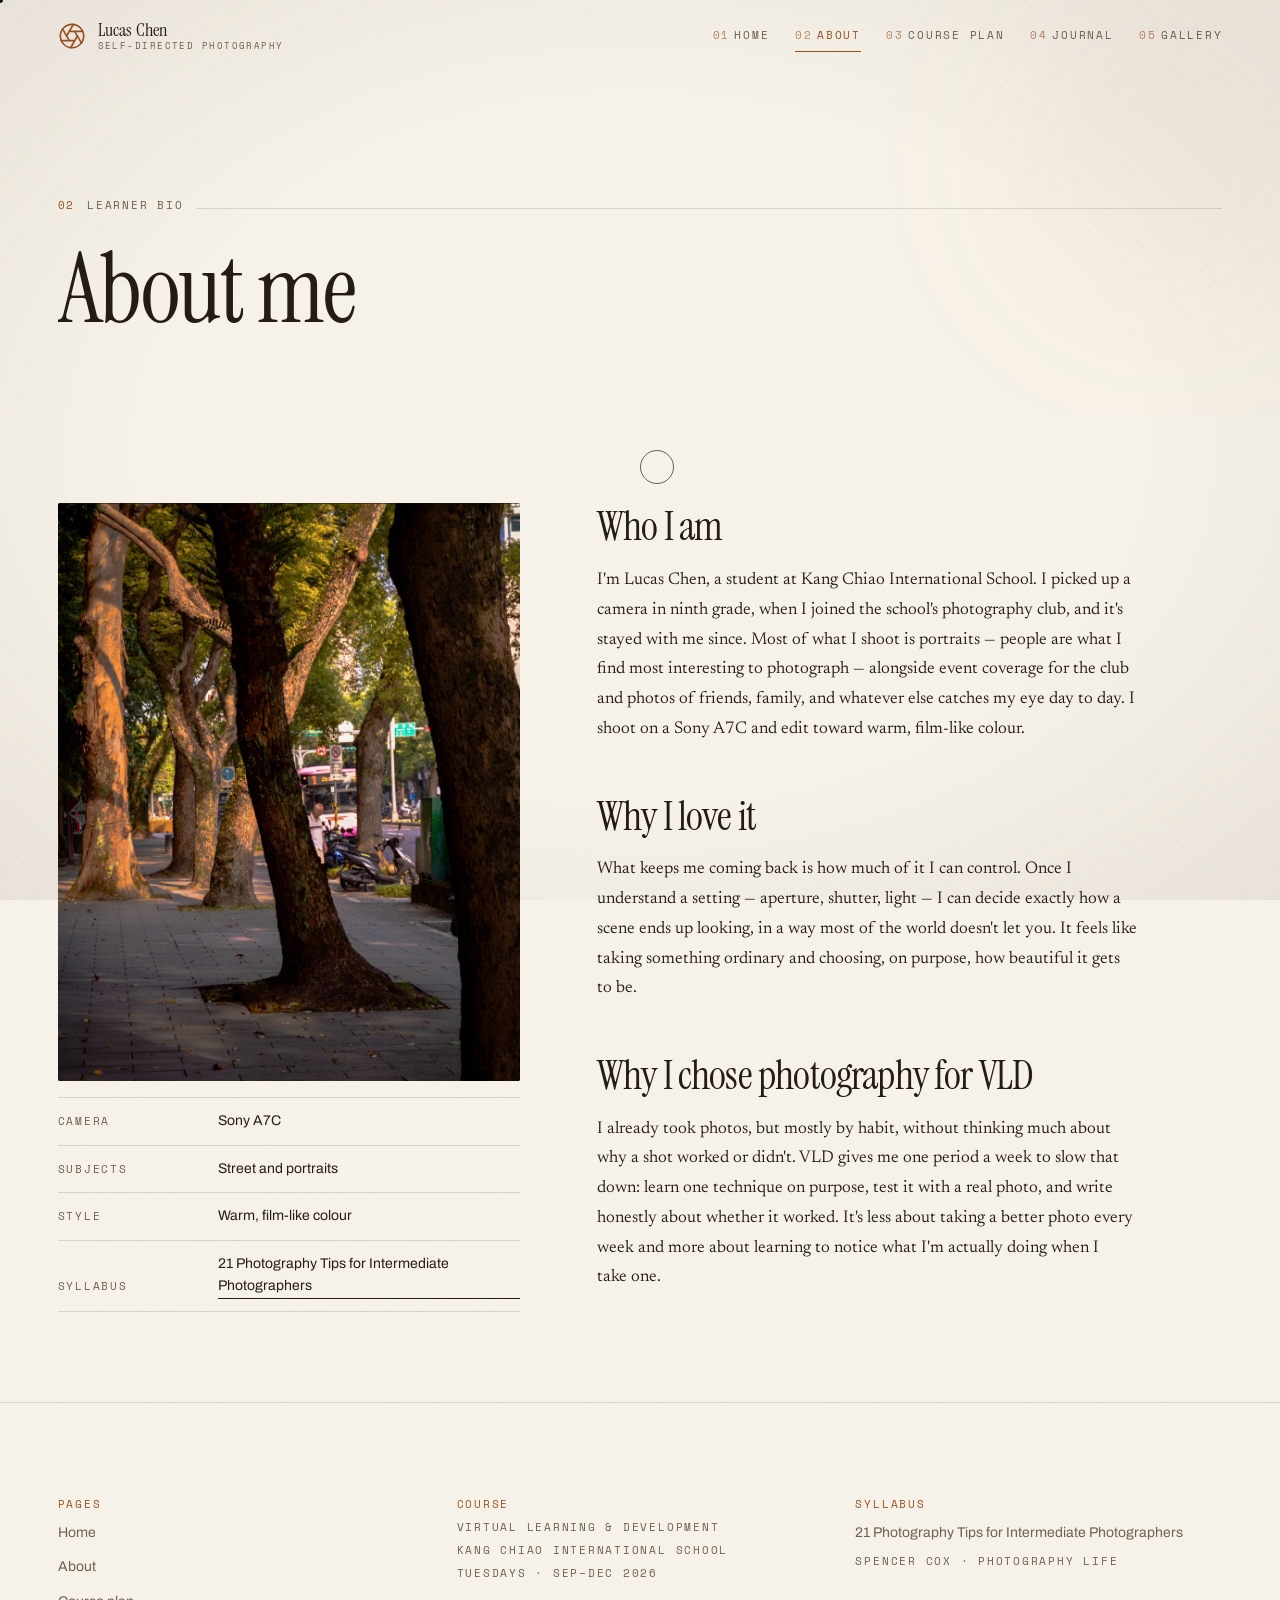
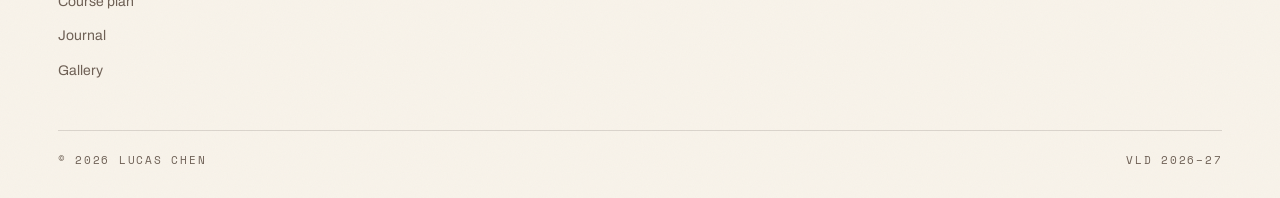
<file: about.html>
<!DOCTYPE html>
<html lang="en">
  <head>
    <meta charset="utf-8" />
    <meta name="viewport" content="width=device-width, initial-scale=1" />
    <title>About — Lucas Chen · VLD Photography</title>
    <meta name="description" content="Learner bio: who I am as a photographer and why I chose photography for VLD." />
    <meta name="theme-color" content="#f8f3ea" />
    <link
      rel="icon"
      href="data:image/svg+xml,%3Csvg xmlns='http://www.w3.org/2000/svg' viewBox='0 0 24 24' fill='none' stroke='%23c8703c' stroke-width='1.6' stroke-linecap='round'%3E%3Ccircle cx='12' cy='12' r='10'/%3E%3Cpath d='M14.31 8l5.74 9.94M9.69 8h11.48M7.38 12l5.74-9.94M9.69 16L3.95 6.06M14.31 16H2.83M16.62 12l-5.74 9.94'/%3E%3C/svg%3E"
    />
    <link rel="preconnect" href="https://fonts.googleapis.com" />
    <link rel="preconnect" href="https://fonts.gstatic.com" crossorigin />
    <link
      rel="stylesheet"
      href="https://fonts.googleapis.com/css2?family=Archivo:wght@400;500;600&family=Instrument+Serif:ital@0;1&family=Newsreader:ital,opsz,wght@0,6..72,300..600;1,6..72,300..500&family=Space+Mono:wght@400;700&display=swap"
    />
    <link rel="stylesheet" href="assets/css/tokens.css" />
    <link rel="stylesheet" href="assets/css/base.css" />
    <link rel="stylesheet" href="assets/css/motion.css" />
    <link rel="stylesheet" href="assets/css/components.css" />
    <link rel="stylesheet" href="assets/css/pages.css" />
    <script>
      /* .js lets CSS hide things that will animate in; without it, all content
         is simply visible. */
      document.documentElement.classList.add("js");
    </script>
  </head>

  <body data-page="about" data-ground="print">
    <a class="skip-link" href="#main">Skip to content</a>
    <div class="grain" aria-hidden="true"></div>
    <div class="vignette" aria-hidden="true"></div>

    <header class="site-header">
      <div class="site-header__inner">
        <a class="brand" href="index.html" aria-label="Lucas Chen, home">
          <svg class="brand__mark" viewBox="0 0 24 24" fill="none" stroke="currentColor" stroke-width="1.4" stroke-linecap="round" aria-hidden="true">
            <circle cx="12" cy="12" r="10" />
            <path d="M14.31 8l5.74 9.94M9.69 8h11.48M7.38 12l5.74-9.94M9.69 16L3.95 6.06M14.31 16H2.83M16.62 12l-5.74 9.94" />
          </svg>
          <span class="brand__text">
            <span class="brand__name">Lucas Chen</span>
            <span class="brand__sub">Self-Directed Photography</span>
          </span>
        </a>
        <nav class="nav" aria-label="Primary">
          <a class="nav__link" href="index.html" data-nav><span class="nav__num">01</span>Home</a>
          <a class="nav__link" href="about.html" data-nav><span class="nav__num">02</span>About</a>
          <a class="nav__link" href="plan.html" data-nav><span class="nav__num">03</span>Course Plan</a>
          <a class="nav__link" href="journal.html" data-nav><span class="nav__num">04</span>Journal</a>
          <a class="nav__link" href="gallery.html" data-nav><span class="nav__num">05</span>Gallery</a>
        </nav>
        <button class="nav-toggle" type="button" aria-expanded="false" aria-controls="nav-sheet" aria-label="Menu">
          <span></span><span></span><span></span>
        </button>
      </div>
    </header>

    <div class="nav-sheet" id="nav-sheet" aria-hidden="true">
      <nav aria-label="Mobile">
        <ul class="nav-sheet__list">
          <li class="nav-sheet__item"><a class="nav-sheet__link" href="index.html" style="--i: 0"><span class="nav__num">01</span>Home</a></li>
          <li class="nav-sheet__item"><a class="nav-sheet__link" href="about.html" style="--i: 1"><span class="nav__num">02</span>About</a></li>
          <li class="nav-sheet__item"><a class="nav-sheet__link" href="plan.html" style="--i: 2"><span class="nav__num">03</span>Course Plan</a></li>
          <li class="nav-sheet__item"><a class="nav-sheet__link" href="journal.html" style="--i: 3"><span class="nav__num">04</span>Journal</a></li>
          <li class="nav-sheet__item"><a class="nav-sheet__link" href="gallery.html" style="--i: 4"><span class="nav__num">05</span>Gallery</a></li>
        </ul>
        <div class="nav-sheet__foot">
          <span class="label">Kang Chiao International School</span>
          <span class="label">Virtual Learning &amp; Development · 2026–27</span>
        </div>
      </nav>
    </div>

    <main id="main">
      <section class="page-head">
        <div class="shell">
          <div class="aura page-head__aura" aria-hidden="true"></div>
          <div class="eyebrow">
            <span class="label label--accent">02</span>
            <span class="label">Learner bio</span>
          </div>
          <h1 class="page-head__title" data-reveal data-split="words">About me</h1>
        </div>
      </section>

      <div id="file-warning" class="shell" hidden></div>

      <section class="section--tight">
        <div class="shell">
          <div class="bio">
            <div class="bio__portrait">
              <div class="frame" data-cursor="Look">
                <img src="images/site/work-01.jpg" alt="Tree-lined Taipei street in late afternoon light" loading="lazy" decoding="async" />
              </div>
              <dl class="speclist">
                <div><dt>Camera</dt><dd>Sony A7C</dd></div>
                <div><dt>Subjects</dt><dd>Street and portraits</dd></div>
                <div><dt>Style</dt><dd>Warm, film-like colour</dd></div>
                <div><dt>Syllabus</dt><dd><a class="link" href="plan.html">21 Photography Tips for Intermediate Photographers</a></dd></div>
              </dl>
            </div>

            <div class="bio__body">
              <div class="bio__section" data-reveal>
                <h2 class="bio__q">Who I am</h2>
                <div class="prose">
                  <p>I'm Lucas Chen, a student at Kang Chiao International School. I picked up a camera in ninth grade, when I joined the school's photography club, and it's stayed with me since. Most of what I shoot is portraits — people are what I find most interesting to photograph — alongside event coverage for the club and photos of friends, family, and whatever else catches my eye day to day. I shoot on a Sony A7C and edit toward warm, film-like colour.</p>
                </div>
              </div>

              <div class="bio__section" data-reveal>
                <h2 class="bio__q">Why I love it</h2>
                <div class="prose">
                  <p>What keeps me coming back is how much of it I can control. Once I understand a setting — aperture, shutter, light — I can decide exactly how a scene ends up looking, in a way most of the world doesn't let you. It feels like taking something ordinary and choosing, on purpose, how beautiful it gets to be.</p>
                </div>
              </div>

              <div class="bio__section" data-reveal>
                <h2 class="bio__q">Why I chose photography for VLD</h2>
                <div class="prose">
                  <p>I already took photos, but mostly by habit, without thinking much about why a shot worked or didn't. VLD gives me one period a week to slow that down: learn one technique on purpose, test it with a real photo, and write honestly about whether it worked. It's less about taking a better photo every week and more about learning to notice what I'm actually doing when I take one.</p>
                </div>
              </div>
            </div>
          </div>
        </div>
      </section>

    </main>

    <footer class="site-footer">
      <div class="shell">
        <div class="footer__grid">
          <div class="footer__col">
            <span class="label label--accent">Pages</span>
            <a href="index.html">Home</a>
            <a href="about.html">About</a>
            <a href="plan.html">Course plan</a>
            <a href="journal.html">Journal</a>
            <a href="gallery.html">Gallery</a>
          </div>
          <div class="footer__col">
            <span class="label label--accent">Course</span>
            <span class="label">Virtual Learning &amp; Development</span>
            <span class="label">Kang Chiao International School</span>
            <span class="label">Tuesdays · Sep–Dec 2026</span>
          </div>
          <div class="footer__col">
            <span class="label label--accent">Syllabus</span>
            <a href="https://photographylife.com/photography-tips-for-intermediate-photographers" target="_blank" rel="noopener">21 Photography Tips for Intermediate Photographers</a>
            <span class="label">Spencer Cox · Photography Life</span>
          </div>
        </div>
        <div class="footer__bottom">
          <span class="label">© <span data-year>2026</span> Lucas Chen</span>
          <span class="label">VLD 2026–27</span>
        </div>
      </div>
    </footer>

    <script src="assets/js/content.js"></script>
    <script src="assets/js/author.js"></script>
    <script src="assets/js/motion.js"></script>
    <script src="assets/js/site.js"></script>
  </body>
</html>
</file>
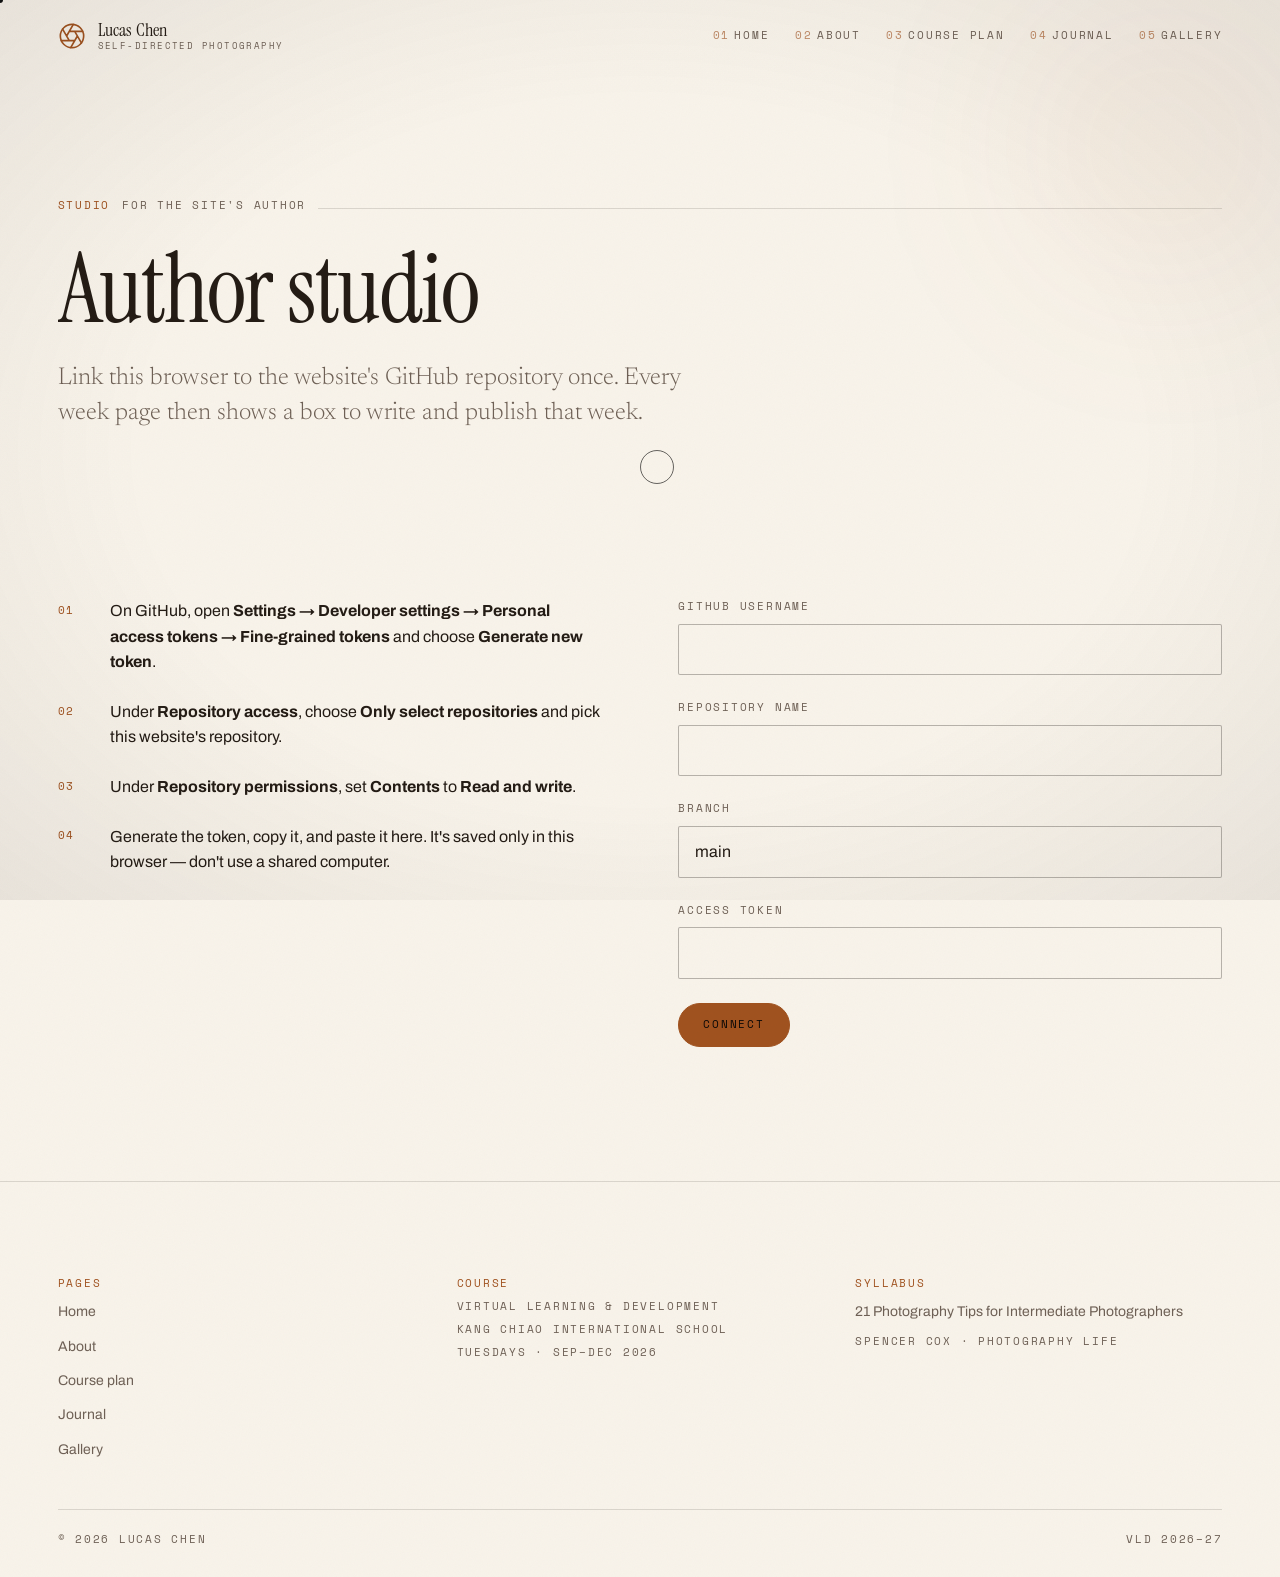
<file: studio.html>
<!DOCTYPE html>
<html lang="en">
  <head>
    <meta charset="utf-8" />
    <meta name="viewport" content="width=device-width, initial-scale=1" />
    <title>Studio — Lucas Chen · VLD Photography</title>
    <meta name="description" content="Link this browser to GitHub to write weekly entries." />
    <meta name="theme-color" content="#f8f3ea" />
    <meta name="robots" content="noindex, nofollow" />
    <link
      rel="icon"
      href="data:image/svg+xml,%3Csvg xmlns='http://www.w3.org/2000/svg' viewBox='0 0 24 24' fill='none' stroke='%23c8703c' stroke-width='1.6' stroke-linecap='round'%3E%3Ccircle cx='12' cy='12' r='10'/%3E%3Cpath d='M14.31 8l5.74 9.94M9.69 8h11.48M7.38 12l5.74-9.94M9.69 16L3.95 6.06M14.31 16H2.83M16.62 12l-5.74 9.94'/%3E%3C/svg%3E"
    />
    <link rel="preconnect" href="https://fonts.googleapis.com" />
    <link rel="preconnect" href="https://fonts.gstatic.com" crossorigin />
    <link
      rel="stylesheet"
      href="https://fonts.googleapis.com/css2?family=Archivo:wght@400;500;600&family=Instrument+Serif:ital@0;1&family=Newsreader:ital,opsz,wght@0,6..72,300..600;1,6..72,300..500&family=Space+Mono:wght@400;700&display=swap"
    />
    <link rel="stylesheet" href="assets/css/tokens.css" />
    <link rel="stylesheet" href="assets/css/base.css" />
    <link rel="stylesheet" href="assets/css/motion.css" />
    <link rel="stylesheet" href="assets/css/components.css" />
    <link rel="stylesheet" href="assets/css/pages.css" />
    <script>
      /* .js lets CSS hide things that will animate in; without it, all content
         is simply visible. */
      document.documentElement.classList.add("js");
    </script>
  </head>

  <body data-page="studio" data-ground="print">
    <a class="skip-link" href="#main">Skip to content</a>
    <div class="grain" aria-hidden="true"></div>
    <div class="vignette" aria-hidden="true"></div>

    <header class="site-header">
      <div class="site-header__inner">
        <a class="brand" href="index.html" aria-label="Lucas Chen, home">
          <svg class="brand__mark" viewBox="0 0 24 24" fill="none" stroke="currentColor" stroke-width="1.4" stroke-linecap="round" aria-hidden="true">
            <circle cx="12" cy="12" r="10" />
            <path d="M14.31 8l5.74 9.94M9.69 8h11.48M7.38 12l5.74-9.94M9.69 16L3.95 6.06M14.31 16H2.83M16.62 12l-5.74 9.94" />
          </svg>
          <span class="brand__text">
            <span class="brand__name">Lucas Chen</span>
            <span class="brand__sub">Self-Directed Photography</span>
          </span>
        </a>
        <nav class="nav" aria-label="Primary">
          <a class="nav__link" href="index.html" data-nav><span class="nav__num">01</span>Home</a>
          <a class="nav__link" href="about.html" data-nav><span class="nav__num">02</span>About</a>
          <a class="nav__link" href="plan.html" data-nav><span class="nav__num">03</span>Course Plan</a>
          <a class="nav__link" href="journal.html" data-nav><span class="nav__num">04</span>Journal</a>
          <a class="nav__link" href="gallery.html" data-nav><span class="nav__num">05</span>Gallery</a>
        </nav>
        <button class="nav-toggle" type="button" aria-expanded="false" aria-controls="nav-sheet" aria-label="Menu">
          <span></span><span></span><span></span>
        </button>
      </div>
    </header>

    <div class="nav-sheet" id="nav-sheet" aria-hidden="true">
      <nav aria-label="Mobile">
        <ul class="nav-sheet__list">
          <li class="nav-sheet__item"><a class="nav-sheet__link" href="index.html" style="--i: 0"><span class="nav__num">01</span>Home</a></li>
          <li class="nav-sheet__item"><a class="nav-sheet__link" href="about.html" style="--i: 1"><span class="nav__num">02</span>About</a></li>
          <li class="nav-sheet__item"><a class="nav-sheet__link" href="plan.html" style="--i: 2"><span class="nav__num">03</span>Course Plan</a></li>
          <li class="nav-sheet__item"><a class="nav-sheet__link" href="journal.html" style="--i: 3"><span class="nav__num">04</span>Journal</a></li>
          <li class="nav-sheet__item"><a class="nav-sheet__link" href="gallery.html" style="--i: 4"><span class="nav__num">05</span>Gallery</a></li>
        </ul>
        <div class="nav-sheet__foot">
          <span class="label">Kang Chiao International School</span>
          <span class="label">Virtual Learning &amp; Development · 2026–27</span>
        </div>
      </nav>
    </div>

    <main id="main">
      <section class="page-head">
        <div class="shell">
          <div class="aura page-head__aura" aria-hidden="true"></div>
          <div class="eyebrow">
            <span class="label label--accent">Studio</span>
            <span class="label">For the site's author</span>
          </div>
          <h1 class="page-head__title" data-reveal data-split="words">Author studio</h1>
          <p class="lead page-head__lead" data-reveal style="margin-top: var(--s-6); --reveal-delay: 0.15s">Link this browser to the website's GitHub repository once. Every week page then shows a box to write and publish that week.</p>
        </div>
      </section>

      <div id="file-warning" class="shell" hidden></div>

      <section class="section--tight">
        <div class="shell">
          <div class="studio">
            <ol class="steps">
              <li><span>On GitHub, open <strong>Settings → Developer settings → Personal access tokens → Fine-grained tokens</strong> and choose <strong>Generate new token</strong>.</span></li>
              <li><span>Under <strong>Repository access</strong>, choose <strong>Only select repositories</strong> and pick this website's repository.</span></li>
              <li><span>Under <strong>Repository permissions</strong>, set <strong>Contents</strong> to <strong>Read and write</strong>.</span></li>
              <li><span>Generate the token, copy it, and paste it here. It's saved only in this browser — don't use a shared computer.</span></li>
            </ol>

            <div class="studio__panel">
              <form class="editor__form" id="studio-form" autocomplete="off" novalidate onsubmit="return false">
                <label class="field">
                  <span class="field__label">GitHub username</span>
                  <input type="text" name="owner" autocapitalize="off" spellcheck="false" />
                </label>
                <label class="field">
                  <span class="field__label">Repository name</span>
                  <input type="text" name="repo" autocapitalize="off" spellcheck="false" />
                </label>
                <label class="field">
                  <span class="field__label">Branch</span>
                  <input type="text" name="branch" value="main" autocapitalize="off" spellcheck="false" />
                </label>
                <label class="field">
                  <span class="field__label">Access token</span>
                  <input type="password" name="token" autocomplete="off" spellcheck="false" />
                </label>
                <div class="editor__actions">
                  <button class="btn btn--solid" type="submit">Connect</button>
                </div>
              </form>

              <div class="notice" id="studio-connected" hidden>
                <div>
                  <p>Connected to <strong id="studio-repo"></strong>. Open any week in the <a class="link" href="journal.html">Journal</a> to write.</p>
                  <div class="editor__actions" style="margin-top: var(--s-4)">
                    <button class="btn" type="button" id="studio-disconnect">Disconnect this browser</button>
                  </div>
                </div>
              </div>

              <p class="editor__status" id="studio-status" role="status" aria-live="polite"></p>
            </div>
          </div>
        </div>
      </section>

    </main>

    <footer class="site-footer">
      <div class="shell">
        <div class="footer__grid">
          <div class="footer__col">
            <span class="label label--accent">Pages</span>
            <a href="index.html">Home</a>
            <a href="about.html">About</a>
            <a href="plan.html">Course plan</a>
            <a href="journal.html">Journal</a>
            <a href="gallery.html">Gallery</a>
          </div>
          <div class="footer__col">
            <span class="label label--accent">Course</span>
            <span class="label">Virtual Learning &amp; Development</span>
            <span class="label">Kang Chiao International School</span>
            <span class="label">Tuesdays · Sep–Dec 2026</span>
          </div>
          <div class="footer__col">
            <span class="label label--accent">Syllabus</span>
            <a href="https://photographylife.com/photography-tips-for-intermediate-photographers" target="_blank" rel="noopener">21 Photography Tips for Intermediate Photographers</a>
            <span class="label">Spencer Cox · Photography Life</span>
          </div>
        </div>
        <div class="footer__bottom">
          <span class="label">© <span data-year>2026</span> Lucas Chen</span>
          <span class="label">VLD 2026–27</span>
        </div>
      </div>
    </footer>

    <script src="assets/js/content.js"></script>
    <script src="assets/js/author.js"></script>
    <script src="assets/js/motion.js"></script>
    <script src="assets/js/site.js"></script>
  </body>
</html>
</file>
<file: assets/css/tokens.css>
/* ==========================================================================
   VLD Photography — Design Tokens
   Palette echoes Kodak Portra 400: warm creams, muted orange, warm neutrals.
   Two grounds: "darkroom" (cinematic, photo-forward) and "print" (cream,
   built for long-form reading — the journal's reflections live here).
   ========================================================================== */

:root {
  /* ---------- Darkroom ground (home, gallery, plan) ---------- */
  --dk-900: #0b0907; /* film base — deepest */
  --dk-850: #100d0b;
  --dk-800: #16120f;
  --dk-700: #1e1916;
  --dk-600: #2a231e;
  --dk-500: #3a302a;

  /* ---------- Print ground (journal, about) ---------- */
  --cr-50: #f8f3ea; /* paper white, warm */
  --cr-100: #f2ebde;
  --cr-200: #e9dfcd;
  --cr-300: #ddd0ba;
  --cr-400: #c9b89e;

  /* ---------- Ink ---------- */
  --ink-900: #241c15; /* warm near-black, print text */
  --ink-700: #4a3c30;
  --ink-500: #6e6055; /* 5.4:1 on --cr-50 */

  /* ---------- Light on dark ---------- */
  --lt-100: #f2e9db; /* 16:1 on --dk-900 */
  --lt-300: #d6c8b4;
  --lt-500: #9a8b79; /* 6.0:1 on --dk-900 */
  --lt-700: #6b5f52;

  /* ---------- Portra accents ---------- */
  --amber: #c8703c; /* 5.5:1 on --dk-900 — decorative + dark-ground text */
  --amber-lo: #a0521f; /* 5.0:1 on --cr-50 — print-ground accent text */
  --amber-hi: #e8b27d; /* highlight, hairlines, glows */
  --sage: #7c8471; /* the cool note in Portra's shadows */

  /* ---------- Semantic ---------- */
  --bg: var(--dk-900);
  --bg-raised: var(--dk-800);
  --fg: var(--lt-100);
  --fg-muted: var(--lt-500);
  --accent: var(--amber);
  --rule: rgb(242 233 219 / 0.14);
  --rule-strong: rgb(242 233 219 / 0.28);
  --selection: rgb(200 112 60 / 0.35);

  /* ---------- Type ---------- */
  --font-display: "Instrument Serif", "Iowan Old Style", Georgia, serif;
  --font-read: "Newsreader", Georgia, "Times New Roman", serif;
  --font-ui: "Archivo", -apple-system, BlinkMacSystemFont, "Segoe UI", sans-serif;
  --font-mono: "Space Mono", ui-monospace, "SF Mono", Menlo, monospace;

  /* Fluid display scale — clamp(min, preferred, max) */
  --t-hero: clamp(3.25rem, 11.5vw, 13rem);
  --t-d1: clamp(2.75rem, 7.5vw, 7rem);
  --t-d2: clamp(2.125rem, 5vw, 4.25rem);
  --t-d3: clamp(1.625rem, 3.2vw, 2.75rem);
  --t-lead: clamp(1.125rem, 1.9vw, 1.6rem);
  --t-body: clamp(1rem, 1.05vw, 1.1875rem);
  --t-read: clamp(1.0625rem, 1.15vw, 1.25rem); /* reflection prose */
  --t-small: 0.875rem;
  --t-micro: 0.6875rem;

  --lh-tight: 0.94;
  --lh-display: 1.04;
  --lh-body: 1.6;
  --lh-read: 1.75; /* generous — the rubric asks for comfortable long reading */

  --tr-micro: 0.16em; /* mono label tracking */
  --tr-display: -0.02em;

  /* ---------- Spacing — spacious scale, 8px base ---------- */
  --s-1: 0.25rem;
  --s-2: 0.5rem;
  --s-3: 0.75rem;
  --s-4: 1rem;
  --s-6: 1.5rem;
  --s-8: 2rem;
  --s-12: 3rem;
  --s-16: 4rem;
  --s-24: 6rem;
  --s-32: 8rem;
  --s-48: 12rem;
  --section: clamp(5rem, 12vw, 11rem);

  /* ---------- Layout ---------- */
  --gutter: clamp(1.25rem, 4.5vw, 4.5rem);
  --max-w: 90rem;
  --measure: 34rem; /* ~68ch — reflection line length */

  /* ---------- Motion — deso's signature curve + the standard family ---------- */
  --ease-deso: cubic-bezier(0.42, 0, 0.33, 1);
  --ease-out-expo: cubic-bezier(0.19, 1, 0.22, 1);
  --ease-out-quart: cubic-bezier(0.165, 0.84, 0.44, 1);
  --ease-in-out-quart: cubic-bezier(0.77, 0, 0.175, 1);
  --ease-out-back: cubic-bezier(0.34, 1.56, 0.64, 1);

  --d-fast: 0.2s;
  --d-base: 0.5s;
  --d-slow: 0.9s;
  --d-reveal: 1.2s;
  --d-cinema: 1.5s;

  --stagger: 0.055s;

  /* ---------- Elevation & form ---------- */
  --radius: 2px; /* near-square — prints, not cards */
  --radius-pill: 999px;
  --shadow-print: 0 1px 2px rgb(36 28 21 / 0.06), 0 12px 40px rgb(36 28 21 / 0.1);
  --shadow-lift: 0 30px 80px rgb(0 0 0 / 0.5);

  --header-h: 4.5rem;
  color-scheme: dark;
}

/* ---------- Print ground — applied per page via <body data-ground="print"> --- */
[data-ground="print"] {
  --bg: var(--cr-50);
  --bg-raised: var(--cr-100);
  --fg: var(--ink-900);
  --fg-muted: var(--ink-500);
  --accent: var(--amber-lo);
  /* The dark-ground sage is too light to clear 4.5:1 on paper. */
  --sage: #646c59;
  --rule: rgb(36 28 21 / 0.14);
  --rule-strong: rgb(36 28 21 / 0.3);
  color-scheme: light;
}

/* Sections that invert inside a page (e.g. a dark band on a cream page). */
[data-ground="dark"] {
  --bg: var(--dk-900);
  --bg-raised: var(--dk-800);
  --fg: var(--lt-100);
  --fg-muted: var(--lt-500);
  --accent: var(--amber);
  --rule: rgb(242 233 219 / 0.14);
  --rule-strong: rgb(242 233 219 / 0.28);
  color-scheme: dark;
}
</file>
<file: assets/css/base.css>
/* ==========================================================================
   Base — reset, typography, layout primitives
   ========================================================================== */

*,
*::before,
*::after {
  box-sizing: border-box;
}

/* The hidden attribute must always win, even over components that set their
   own display (buttons, notices, captions). */
[hidden] {
  display: none !important;
}

html {
  -webkit-text-size-adjust: 100%;
  scroll-behavior: smooth;
}

/* The JS lerp scroller drives translation itself; native smooth would fight it. */
html.has-smooth-scroll {
  scroll-behavior: auto;
}

body {
  margin: 0;
  background: var(--bg);
  color: var(--fg);
  font-family: var(--font-ui);
  font-size: var(--t-body);
  line-height: var(--lh-body);
  font-synthesis-weight: none;
  -webkit-font-smoothing: antialiased;
  -moz-osx-font-smoothing: grayscale;
  overflow-x: clip;
  transition: background-color 0.8s var(--ease-deso), color 0.8s var(--ease-deso);
}

/* Locks the page while the preloader runs and while the mobile menu is open. */
body.is-locked {
  overflow: hidden;
}

h1,
h2,
h3,
h4,
p,
figure,
blockquote,
ul,
ol,
dl,
dd {
  margin: 0;
}

ul,
ol {
  padding: 0;
  list-style: none;
}

img,
picture,
video,
canvas,
svg {
  display: block;
  max-width: 100%;
}

img {
  height: auto;
  background-color: var(--dk-700);
}

button,
input,
select,
textarea {
  font: inherit;
  color: inherit;
}

button {
  background: none;
  border: 0;
  padding: 0;
  cursor: pointer;
}

a {
  color: inherit;
  text-decoration: none;
}

::selection {
  background: var(--selection);
  color: var(--fg);
}

/* ---------- Focus: always visible, never removed ---------- */
:focus-visible {
  outline: 2px solid var(--accent);
  outline-offset: 3px;
  border-radius: 1px;
}

:focus:not(:focus-visible) {
  outline: none;
}

.skip-link {
  position: absolute;
  top: var(--s-2);
  left: var(--s-2);
  z-index: 1000;
  padding: var(--s-3) var(--s-4);
  /* Fixed dark-on-light pair: the accent differs per ground and does not
     clear 4.5:1 against near-black on the cream one. */
  background: var(--ink-900);
  color: var(--cr-50);
  font-family: var(--font-mono);
  font-size: var(--t-micro);
  letter-spacing: var(--tr-micro);
  text-transform: uppercase;
  transform: translateY(-200%);
  transition: transform var(--d-fast) var(--ease-deso);
}

.skip-link:focus-visible {
  transform: translateY(0);
}

/* ==========================================================================
   Typography roles
   ========================================================================== */

.display {
  font-family: var(--font-display);
  font-weight: 400;
  line-height: var(--lh-display);
  letter-spacing: var(--tr-display);
  text-wrap: balance;
}

.display--hero {
  font-size: var(--t-hero);
  line-height: var(--lh-tight);
}

.d1 {
  font-size: var(--t-d1);
}
.d2 {
  font-size: var(--t-d2);
}
.d3 {
  font-size: var(--t-d3);
}

.lead {
  font-family: var(--font-read);
  font-size: var(--t-lead);
  line-height: 1.45;
  font-weight: 300;
  color: var(--fg);
  text-wrap: pretty;
}

/* Mono micro-label — the "film canister marking" voice used for all metadata */
.label {
  font-family: var(--font-mono);
  font-size: var(--t-micro);
  letter-spacing: var(--tr-micro);
  text-transform: uppercase;
  color: var(--fg-muted);
  line-height: 1;
}

.label--accent {
  color: var(--accent);
}

/* Long-form reading: the reflection blocks. Highest-weighted rubric criterion,
   so this gets the most generous treatment on the site. */
.prose {
  font-family: var(--font-read);
  font-size: var(--t-read);
  line-height: var(--lh-read);
  font-weight: 380;
  max-width: var(--measure);
  text-wrap: pretty;
  hyphens: auto;
}

.prose > * + * {
  margin-top: 1.15em;
}

.prose strong {
  font-weight: 600;
}

.prose em {
  font-style: italic;
}

.prose a {
  color: var(--accent);
  text-decoration: underline;
  text-underline-offset: 0.18em;
  text-decoration-thickness: 1px;
  transition: opacity var(--d-fast) var(--ease-deso);
}

.prose a:hover {
  opacity: 0.7;
}

.prose ul,
.prose ol {
  padding-left: 1.3em;
}

.prose ul li {
  list-style: disc;
}

.prose ol li {
  list-style: decimal;
}

.prose li + li {
  margin-top: 0.4em;
}

.prose blockquote {
  border-left: 2px solid var(--accent);
  padding-left: var(--s-4);
  font-style: italic;
  color: var(--fg-muted);
}

/* ==========================================================================
   Layout primitives
   ========================================================================== */

.shell {
  width: 100%;
  max-width: var(--max-w);
  margin-inline: auto;
  padding-inline: var(--gutter);
}

.shell--narrow {
  max-width: 68rem;
}

.section {
  padding-block: var(--section);
  position: relative;
}

.section--tight {
  padding-block: clamp(3rem, 7vw, 6rem);
}

.rule {
  height: 1px;
  background: var(--rule);
  border: 0;
  margin: 0;
}

.stack > * + * {
  margin-top: var(--s-4);
}

.cluster {
  display: flex;
  flex-wrap: wrap;
  align-items: center;
  gap: var(--s-4);
}

.visually-hidden {
  position: absolute;
  width: 1px;
  height: 1px;
  padding: 0;
  margin: -1px;
  overflow: hidden;
  clip-path: inset(50%);
  white-space: nowrap;
  border: 0;
}

/* Section eyebrow: "01 / The work" — carries the chapter metaphor */
.eyebrow {
  display: flex;
  align-items: baseline;
  gap: var(--s-3);
  margin-bottom: var(--s-8);
}

.eyebrow::after {
  content: "";
  flex: 1;
  height: 1px;
  background: var(--rule);
}
</file>
<file: assets/css/motion.css>
/* ==========================================================================
   Motion — reveal primitives, preloader, cursor, grain, page transitions
   Every effect below is gated by prefers-reduced-motion at the foot of the file.
   ========================================================================== */

/* ---------- Smooth-scroll viewport -------------------------------------- */
/* JS lerps #smooth-content; the body keeps real height so the scrollbar is honest. */
#smooth-wrap {
  position: fixed;
  inset: 0;
  overflow: hidden;
  will-change: transform;
}

html:not(.has-smooth-scroll) #smooth-wrap {
  position: static;
  overflow: visible;
}

#smooth-content {
  will-change: transform;
}

/* ==========================================================================
   1. Reveal — the base scroll-in
   ========================================================================== */

[data-reveal] {
  opacity: 0;
  transform: translate3d(0, 2.5rem, 0);
  transition: opacity var(--d-reveal) var(--ease-deso),
    transform var(--d-reveal) var(--ease-deso);
  transition-delay: var(--reveal-delay, 0s);
}

[data-reveal="fade"] {
  transform: none;
}

[data-reveal="left"] {
  transform: translate3d(-2.5rem, 0, 0);
}

[data-reveal="right"] {
  transform: translate3d(2.5rem, 0, 0);
}

[data-reveal="scale"] {
  transform: scale(0.94);
}

/* Narrow screens have no room for a sideways entrance: the pre-reveal offset
   would sit outside the viewport and register as horizontal overflow. */
@media (max-width: 900px) {
  [data-reveal="left"],
  [data-reveal="right"] {
    transform: translate3d(0, 2.5rem, 0);
  }
}

[data-reveal].is-revealed {
  opacity: 1;
  transform: none;
}

/* ---------- Mask reveal: text wipes up from behind its own baseline ------ */
.mask {
  display: block;
  overflow: hidden;
  padding-bottom: 0.08em; /* room for descenders inside the clip */
  margin-bottom: -0.08em;
}

.mask > * {
  display: block;
  transform: translate3d(0, 110%, 0);
  transition: transform var(--d-cinema) var(--ease-deso);
  transition-delay: var(--reveal-delay, 0s);
}

.is-revealed .mask > *,
.mask.is-revealed > * {
  transform: none;
}

/* ---------- Word stagger — built by JS splitting a heading into words ---- */
.split-word {
  display: inline-block;
  overflow: hidden;
  vertical-align: top;
  padding-bottom: 0.1em;
  margin-bottom: -0.1em;
}

.split-word > span {
  display: inline-block;
  transform: translate3d(0, 105%, 0) rotate(3deg);
  transform-origin: left top;
  opacity: 0;
  transition: transform var(--d-cinema) var(--ease-deso),
    opacity 0.8s var(--ease-deso);
  transition-delay: calc(var(--i, 0) * var(--stagger) + var(--reveal-delay, 0s));
}

.is-revealed .split-word > span {
  transform: none;
  opacity: 1;
}

/* ---------- Letter stagger — reserved for the hero only ----------------- */
/* Keeps a word's letters on one line; without it every inline-block letter
   becomes a break opportunity and words split mid-word. */
.split-wordwrap {
  display: inline-block;
  white-space: nowrap;
}

.split-char {
  display: inline-block;
  transform: translate3d(0, 0.6em, 0);
  opacity: 0;
  filter: blur(6px);
  transition: transform 1.1s var(--ease-deso), opacity 0.9s var(--ease-deso),
    filter 0.9s var(--ease-deso);
  transition-delay: calc(var(--i, 0) * 0.03s + var(--reveal-delay, 0s));
}

.is-revealed .split-char {
  transform: none;
  opacity: 1;
  filter: blur(0);
}

/* ==========================================================================
   2. Image reveal — the print "developing" in the tray
   A clip-path wipe plus a slow scale-down. The signature move of the site.
   ========================================================================== */

/* The clip lives on the image, never on .frame itself. An element that
   clips itself to zero area never reports as intersecting, so putting the
   wipe on .frame would deadlock its own IntersectionObserver reveal. */
.frame {
  position: relative;
  overflow: hidden;
  background: var(--dk-800);
}

.frame > img {
  width: 100%;
  height: 100%;
  object-fit: cover;
  clip-path: inset(0 0 100% 0);
  transform: scale(1.18);
  transition: clip-path var(--d-cinema) var(--ease-deso),
    transform 1.8s var(--ease-deso), filter 1.6s var(--ease-deso);
  transition-delay: var(--reveal-delay, 0s);
  filter: saturate(0.65) contrast(1.05);
}

.frame.is-revealed > img {
  clip-path: inset(0 0 0 0);
  transform: scale(1);
  filter: saturate(1) contrast(1);
}

/* Developer wash — a warm amber sheet that sweeps off as the print appears */
.frame::after {
  content: "";
  position: absolute;
  inset: 0;
  background: linear-gradient(
    180deg,
    rgb(200 112 60 / 0.55),
    rgb(11 9 7 / 0.85)
  );
  transform: translate3d(0, 0, 0);
  transition: transform 1.4s var(--ease-deso);
  transition-delay: var(--reveal-delay, 0s);
  pointer-events: none;
}

.frame.is-revealed::after {
  transform: translate3d(0, -101%, 0);
}

/* ---------- Parallax — JS writes --py in px ---------------------------- */
[data-parallax] {
  will-change: transform;
}

[data-parallax] > img,
img[data-parallax] {
  transform: translate3d(0, var(--py, 0px), 0) scale(var(--pscale, 1.22));
}

/* ==========================================================================
   3. Preloader — counter 000 → 100, then a shutter opens on the hero
   ========================================================================== */

.preloader {
  position: fixed;
  inset: 0;
  z-index: 900;
  background: var(--dk-900);
  display: grid;
  place-items: center;
  transition: opacity 0.6s var(--ease-deso);
}

.preloader[hidden] {
  display: none;
}

.preloader__inner {
  display: grid;
  gap: var(--s-6);
  justify-items: center;
  width: min(22rem, 70vw);
}

.preloader__count {
  font-family: var(--font-mono);
  font-size: clamp(2.5rem, 8vw, 5rem);
  color: var(--lt-100);
  font-variant-numeric: tabular-nums;
  line-height: 1;
}

.preloader__count sup {
  font-size: 0.28em;
  vertical-align: super;
  color: var(--amber);
  letter-spacing: var(--tr-micro);
}

.preloader__bar {
  width: 100%;
  height: 1px;
  background: rgb(242 233 219 / 0.16);
  position: relative;
  overflow: hidden;
}

.preloader__bar i {
  position: absolute;
  inset: 0 auto 0 0;
  width: var(--p, 0%);
  background: var(--amber);
  transition: width 0.25s linear;
}

.preloader__meta {
  display: flex;
  justify-content: space-between;
  width: 100%;
}

/* The two shutter blades that part to reveal the page */
.preloader__blade {
  position: fixed;
  left: 0;
  right: 0;
  height: 50.5vh;
  background: var(--dk-900);
  z-index: 899;
  transition: transform 1.1s var(--ease-in-out-quart);
  pointer-events: none;
}

.preloader__blade--top {
  top: 0;
}
.preloader__blade--bottom {
  bottom: 0;
}

.is-opening .preloader__blade--top {
  transform: translate3d(0, -100%, 0);
}
.is-opening .preloader__blade--bottom {
  transform: translate3d(0, 100%, 0);
}

.preloader__blade[hidden] {
  display: none;
}

/* ==========================================================================
   4. Custom cursor — dot + lagging ring, desktop pointers only
   ========================================================================== */

.cursor,
.cursor-ring {
  position: fixed;
  top: 0;
  left: 0;
  z-index: 800;
  pointer-events: none;
  border-radius: 50%;
  mix-blend-mode: difference;
  translate: -50% -50%;
}

.cursor {
  width: 6px;
  height: 6px;
  background: var(--cr-50);
  transition: width 0.3s var(--ease-out-back), height 0.3s var(--ease-out-back),
    opacity 0.3s var(--ease-deso);
}

.cursor-ring {
  width: 34px;
  height: 34px;
  border: 1px solid rgb(248 243 234 / 0.6);
  display: grid;
  place-items: center;
  transition: width 0.45s var(--ease-out-back),
    height 0.45s var(--ease-out-back), opacity 0.3s var(--ease-deso),
    background-color 0.3s var(--ease-deso);
}

.cursor-ring span {
  font-family: var(--font-mono);
  font-size: 9px;
  letter-spacing: var(--tr-micro);
  text-transform: uppercase;
  color: var(--cr-50);
  opacity: 0;
  transition: opacity 0.25s var(--ease-deso);
  white-space: nowrap;
}

/* Hovering an image: ring swells and names the action */
body.cursor-view .cursor-ring {
  width: 76px;
  height: 76px;
  background: rgb(248 243 234 / 0.12);
}

body.cursor-view .cursor-ring span {
  opacity: 1;
}

body.cursor-view .cursor {
  opacity: 0;
}

body.cursor-link .cursor {
  width: 14px;
  height: 14px;
}

@media (hover: none), (pointer: coarse) {
  .cursor,
  .cursor-ring {
    display: none;
  }
}

/* ==========================================================================
   5. Film grain — one animated SVG-noise sheet over the whole page
   ========================================================================== */

.grain {
  position: fixed;
  inset: -150%;
  z-index: 700;
  pointer-events: none;
  opacity: 0.055;
  background-image: url("data:image/svg+xml,%3Csvg xmlns='http://www.w3.org/2000/svg' width='220' height='220'%3E%3Cfilter id='n'%3E%3CfeTurbulence type='fractalNoise' baseFrequency='0.85' numOctaves='3' stitchTiles='stitch'/%3E%3C/filter%3E%3Crect width='100%25' height='100%25' filter='url(%23n)'/%3E%3C/svg%3E");
  animation: grain-shift 0.6s steps(1) infinite;
}

[data-ground="print"] .grain {
  opacity: 0.035;
  mix-blend-mode: multiply;
}

@keyframes grain-shift {
  0% {
    transform: translate3d(0, 0, 0);
  }
  20% {
    transform: translate3d(-6%, 4%, 0);
  }
  40% {
    transform: translate3d(4%, -5%, 0);
  }
  60% {
    transform: translate3d(-3%, 6%, 0);
  }
  80% {
    transform: translate3d(6%, 2%, 0);
  }
  100% {
    transform: translate3d(0, 0, 0);
  }
}

/* Warm vignette — pulls the eye to the centre of the frame */
.vignette {
  position: fixed;
  inset: 0;
  z-index: 699;
  pointer-events: none;
  background: radial-gradient(
    ellipse at center,
    transparent 45%,
    rgb(11 9 7 / 0.38) 100%
  );
}

[data-ground="print"] .vignette {
  background: radial-gradient(
    ellipse at center,
    transparent 55%,
    rgb(36 28 21 / 0.07) 100%
  );
}

/* ==========================================================================
   6. Page transitions — a short shutter on link clicks (motion.js)
   ========================================================================== */

.wipe {
  position: fixed;
  inset: 0;
  z-index: 950;
  background: var(--dk-900);
  transform: scaleY(0);
  transform-origin: bottom;
  pointer-events: none;
  transition: transform 0.5s var(--ease-in-out-quart);
}

.wipe.is-out {
  transform: scaleY(1);
}

.wipe.is-in {
  transform-origin: top;
  transform: scaleY(0);
}

/* ==========================================================================
   7. Small motion utilities
   ========================================================================== */

/* Magnetic hover target — JS writes --mx/--my */
[data-magnetic] {
  transform: translate3d(var(--mx, 0px), var(--my, 0px), 0);
  transition: transform 0.4s var(--ease-out-quart);
}

[data-magnetic].is-magnet {
  transition: transform 0.1s linear;
}

/* Marquee ticker */
.marquee {
  display: flex;
  overflow: hidden;
  user-select: none;
  gap: var(--s-8);
  mask-image: linear-gradient(90deg, transparent, #000 8%, #000 92%, transparent);
}

.marquee__track {
  display: flex;
  flex-shrink: 0;
  gap: var(--s-8);
  align-items: center;
  min-width: 100%;
  animation: marquee-run 38s linear infinite;
}

.marquee:hover .marquee__track {
  animation-play-state: paused;
}

@keyframes marquee-run {
  to {
    transform: translate3d(calc(-100% - var(--s-8)), 0, 0);
  }
}

/* Slow amber breathing glow behind hero type */
.aura {
  position: absolute;
  border-radius: 50%;
  filter: blur(90px);
  opacity: 0.5;
  pointer-events: none;
  animation: aura-drift 14s var(--ease-in-out-quart) infinite alternate;
}

@keyframes aura-drift {
  from {
    transform: translate3d(-4%, 2%, 0) scale(1);
  }
  to {
    transform: translate3d(5%, -3%, 0) scale(1.18);
  }
}

/* Scroll cue */
.scroll-cue__line {
  width: 1px;
  height: 3.5rem;
  background: var(--rule-strong);
  position: relative;
  overflow: hidden;
}

.scroll-cue__line::after {
  content: "";
  position: absolute;
  inset: 0 0 auto 0;
  height: 40%;
  background: var(--accent);
  animation: cue-run 2.2s var(--ease-in-out-quart) infinite;
}

@keyframes cue-run {
  0% {
    transform: translateY(-100%);
  }
  60%,
  100% {
    transform: translateY(250%);
  }
}

/* ==========================================================================
   8. Reduced motion — content still reveals, it just stops moving
   ========================================================================== */

@media (prefers-reduced-motion: reduce) {
  html {
    scroll-behavior: auto;
  }

  *,
  *::before,
  *::after {
    animation-duration: 0.01ms !important;
    animation-iteration-count: 1 !important;
    transition-duration: 0.01ms !important;
    transition-delay: 0ms !important;
    scroll-behavior: auto !important;
  }

  [data-reveal],
  .frame,
  .split-char,
  .split-word > span,
  .mask > * {
    opacity: 1 !important;
    transform: none !important;
    filter: none !important;
    clip-path: none !important;
  }

  .frame::after {
    display: none;
  }

  .frame > img {
    transform: none !important;
    clip-path: none !important;
  }

  .grain,
  .cursor,
  .cursor-ring {
    display: none;
  }

  .marquee__track {
    animation: none;
  }
}

/* ==========================================================================
   9. Preloader gating + failsafes
   The intro curtain only exists when the inline <head> script decides it
   should. It sits ON TOP of fully-rendered content — nothing underneath is
   ever hidden while waiting for it — and a pure-CSS failsafe removes it after
   4s even if every script on the page fails.
   ========================================================================== */

.preloader,
.preloader__blade {
  display: none;
}

html.vld-intro .preloader {
  display: grid;
  animation: preloader-failsafe 0.4s var(--ease-deso) 4s forwards;
}

html.vld-intro .preloader__blade {
  display: block;
  animation: preloader-failsafe 0.4s var(--ease-deso) 4s forwards;
}

@keyframes preloader-failsafe {
  to {
    opacity: 0;
    visibility: hidden;
    pointer-events: none;
  }
}

/* Without JavaScript nothing may stay in its pre-reveal state. The inline
   <head> script adds .js; if it never runs, everything is simply visible. */
html:not(.js) [data-reveal],
html:not(.js) .mask > *,
html:not(.js) .frame > img {
  opacity: 1 !important;
  transform: none !important;
  clip-path: none !important;
  filter: none !important;
}

html:not(.js) .frame::after {
  display: none;
}
</file>
<file: assets/css/components.css>
/* ==========================================================================
   Components — chrome, controls, cards, journal entries, gallery
   ========================================================================== */

/* ==========================================================================
   Site header
   ========================================================================== */

.site-header {
  position: fixed;
  top: 0;
  left: 0;
  right: 0;
  z-index: 600;
  height: var(--header-h);
  display: flex;
  align-items: center;
  transition: transform 0.6s var(--ease-deso), background-color 0.5s var(--ease-deso),
    backdrop-filter 0.5s var(--ease-deso), border-color 0.5s var(--ease-deso);
  border-bottom: 1px solid transparent;
}

.site-header.is-stuck {
  background: color-mix(in srgb, var(--bg) 78%, transparent);
  -webkit-backdrop-filter: blur(16px) saturate(1.3);
  backdrop-filter: blur(16px) saturate(1.3);
  border-bottom-color: var(--rule);
}

/* Hides on scroll-down, returns on scroll-up */
.site-header.is-hidden {
  transform: translate3d(0, -110%, 0);
}

.site-header__inner {
  width: 100%;
  max-width: var(--max-w);
  margin-inline: auto;
  padding-inline: var(--gutter);
  display: flex;
  align-items: center;
  justify-content: space-between;
  gap: var(--s-6);
}

.brand {
  display: flex;
  align-items: center;
  gap: var(--s-3);
  line-height: 1;
}

.brand__mark {
  width: 1.75rem;
  height: 1.75rem;
  flex: none;
  color: var(--accent);
  transition: transform 0.7s var(--ease-out-back);
}

.brand:hover .brand__mark {
  transform: rotate(90deg);
}

.brand__text {
  display: grid;
  gap: 2px;
}

.brand__name {
  font-family: var(--font-display);
  font-size: 1.125rem;
  letter-spacing: 0.01em;
  line-height: 1;
}

.brand__sub {
  font-family: var(--font-mono);
  font-size: 0.5625rem;
  letter-spacing: var(--tr-micro);
  text-transform: uppercase;
  color: var(--fg-muted);
  line-height: 1;
}

/* ---------- Primary nav ---------- */
.nav {
  display: flex;
  align-items: center;
  gap: clamp(var(--s-4), 2vw, var(--s-8));
}

.nav__link {
  position: relative;
  font-family: var(--font-mono);
  font-size: var(--t-micro);
  letter-spacing: var(--tr-micro);
  text-transform: uppercase;
  color: var(--fg-muted);
  padding-block: var(--s-2);
  transition: color 0.35s var(--ease-deso);
}

.nav__link::after {
  content: "";
  position: absolute;
  left: 0;
  right: 0;
  bottom: 0;
  height: 1px;
  background: var(--accent);
  transform: scaleX(0);
  transform-origin: right;
  transition: transform 0.45s var(--ease-deso);
}

.nav__link:hover,
.nav__link[aria-current="page"] {
  color: var(--fg);
}

.nav__link:hover::after,
.nav__link[aria-current="page"]::after {
  transform: scaleX(1);
  transform-origin: left;
}

.nav__link[aria-current="page"] {
  color: var(--accent);
}

/* Index number before each nav item — reinforces the chapter metaphor */
.nav__num {
  color: var(--accent);
  opacity: 0.65;
  margin-right: 0.4em;
}

/* ---------- Mobile menu ---------- */
.nav-toggle {
  display: none;
  width: 2.75rem;
  height: 2.75rem;
  align-items: center;
  justify-content: center;
  flex-direction: column;
  gap: 5px;
  margin-right: calc(var(--s-2) * -1);
}

.nav-toggle span {
  display: block;
  width: 20px;
  height: 1px;
  background: var(--fg);
  transition: transform 0.45s var(--ease-deso), opacity 0.3s var(--ease-deso);
}

.nav-toggle[aria-expanded="true"] span:nth-child(1) {
  transform: translateY(6px) rotate(45deg);
}
.nav-toggle[aria-expanded="true"] span:nth-child(2) {
  opacity: 0;
}
.nav-toggle[aria-expanded="true"] span:nth-child(3) {
  transform: translateY(-6px) rotate(-45deg);
}

.nav-sheet {
  position: fixed;
  inset: 0;
  z-index: 590;
  background: var(--bg);
  display: grid;
  align-content: center;
  padding: var(--gutter);
  clip-path: inset(0 0 100% 0);
  transition: clip-path 0.7s var(--ease-in-out-quart);
  visibility: hidden;
}

.nav-sheet.is-open {
  clip-path: inset(0 0 0 0);
  visibility: visible;
}

.nav-sheet__list {
  display: grid;
  gap: var(--s-2);
}

.nav-sheet__item {
  overflow: hidden;
}

.nav-sheet__link {
  display: flex;
  align-items: baseline;
  gap: var(--s-4);
  font-family: var(--font-display);
  font-size: clamp(2.25rem, 12vw, 4rem);
  line-height: 1.1;
  transform: translate3d(0, 105%, 0);
  transition: transform 0.8s var(--ease-deso);
  transition-delay: calc(var(--i) * 0.06s);
}

.nav-sheet.is-open .nav-sheet__link {
  transform: none;
}

.nav-sheet__link .nav__num {
  font-family: var(--font-mono);
  font-size: var(--t-micro);
  letter-spacing: var(--tr-micro);
}

.nav-sheet__foot {
  margin-top: var(--s-12);
  display: grid;
  gap: var(--s-2);
}

@media (max-width: 860px) {
  .nav {
    display: none;
  }
  .nav-toggle {
    display: flex;
  }
}

/* ==========================================================================
   Chapter chip — deso's bottom-left section indicator
   ========================================================================== */

.chapter {
  position: fixed;
  left: var(--gutter);
  bottom: var(--s-6);
  z-index: 560;
  display: flex;
  align-items: center;
  gap: var(--s-3);
  padding: var(--s-3) var(--s-4);
  border-radius: var(--radius-pill);
  background: color-mix(in srgb, var(--bg-raised) 86%, transparent);
  -webkit-backdrop-filter: blur(14px);
  backdrop-filter: blur(14px);
  border: 1px solid var(--rule);
  opacity: 0;
  transform: translate3d(0, 1rem, 0);
  transition: opacity 0.6s var(--ease-deso), transform 0.6s var(--ease-deso);
  pointer-events: none;
}

.chapter.is-visible {
  opacity: 1;
  transform: none;
}

.chapter__dot {
  width: 6px;
  height: 6px;
  border-radius: 50%;
  background: var(--accent);
  flex: none;
  animation: pulse 2.4s var(--ease-in-out-quart) infinite;
}

@keyframes pulse {
  0%,
  100% {
    opacity: 1;
    transform: scale(1);
  }
  50% {
    opacity: 0.35;
    transform: scale(0.7);
  }
}

.chapter__text {
  display: grid;
  gap: 3px;
  min-width: 8rem;
}

.chapter__num {
  font-family: var(--font-mono);
  font-size: 0.5625rem;
  letter-spacing: var(--tr-micro);
  text-transform: uppercase;
  color: var(--accent);
  line-height: 1;
}

.chapter__name {
  font-size: 0.8125rem;
  line-height: 1;
  color: var(--fg);
  white-space: nowrap;
}

@media (max-width: 700px) {
  .chapter {
    top: calc(var(--header-h) + var(--s-3));
    bottom: auto;
    padding: var(--s-2) var(--s-3);
  }
  .chapter__text {
    min-width: 0;
  }
  .chapter__name {
    font-size: 0.75rem;
  }
}

/* ==========================================================================
   Scroll rail — a strip of film sprockets marking page progress
   ========================================================================== */

.rail {
  position: fixed;
  right: calc(var(--gutter) * 0.5);
  top: 50%;
  translate: 0 -50%;
  z-index: 560;
  display: grid;
  gap: 6px;
  padding: var(--s-3) 5px;
  border-radius: var(--radius-pill);
  background: color-mix(in srgb, var(--bg-raised) 60%, transparent);
  opacity: 0;
  transition: opacity 0.6s var(--ease-deso);
}

.rail.is-visible {
  opacity: 1;
}

.rail__tick {
  width: 3px;
  height: 10px;
  border-radius: 1px;
  background: var(--rule-strong);
  transition: background-color 0.4s var(--ease-deso), transform 0.4s var(--ease-deso);
}

.rail__tick.is-passed {
  background: var(--accent);
}

.rail__tick.is-current {
  background: var(--accent);
  transform: scaleX(2.2);
}

@media (max-width: 1100px) {
  .rail {
    display: none;
  }
}

/* ==========================================================================
   Buttons & links
   ========================================================================== */

.btn {
  position: relative;
  display: inline-flex;
  align-items: center;
  gap: var(--s-3);
  min-height: 44px;
  padding: var(--s-3) var(--s-6);
  border-radius: var(--radius-pill);
  border: 1px solid var(--rule-strong);
  font-family: var(--font-mono);
  font-size: var(--t-micro);
  letter-spacing: var(--tr-micro);
  text-transform: uppercase;
  color: var(--fg);
  overflow: hidden;
  isolation: isolate;
  transition: color 0.45s var(--ease-deso), border-color 0.45s var(--ease-deso);
}

/* Amber fill rises from the bottom on hover */
.btn::before {
  content: "";
  position: absolute;
  inset: 0;
  z-index: -1;
  background: var(--accent);
  transform: translate3d(0, 101%, 0);
  transition: transform 0.55s var(--ease-deso);
}

.btn:hover {
  color: var(--dk-900);
  border-color: var(--accent);
}

.btn:hover::before {
  transform: none;
}

.btn--solid {
  background: var(--accent);
  border-color: var(--accent);
  color: var(--dk-900);
}

.btn--solid::before {
  background: var(--fg);
}

.btn--solid:hover {
  color: var(--bg);
}

.btn__arrow {
  width: 0.9em;
  height: 0.9em;
  flex: none;
  transition: transform 0.45s var(--ease-out-back);
}

.btn:hover .btn__arrow {
  transform: translateX(3px);
}

/* Text link with a sweeping underline */
.link {
  position: relative;
  display: inline-block;
  color: var(--fg);
  padding-bottom: 2px;
}

.link::after {
  content: "";
  position: absolute;
  left: 0;
  right: 0;
  bottom: 0;
  height: 1px;
  background: currentColor;
  transform: scaleX(1);
  transform-origin: right;
  transition: transform 0.5s var(--ease-deso);
}

.link:hover::after {
  transform: scaleX(0);
}

/* ==========================================================================
   Journal entry — the three-part layout (header · photo · reflection)
   ========================================================================== */

.entry {
  position: relative;
  padding-block: clamp(3.5rem, 8vw, 7rem);
  border-top: 1px solid var(--rule);
  scroll-margin-top: calc(var(--header-h) + 1rem);
}

.entry:first-child {
  border-top: 0;
}

.entry__head {
  display: grid;
  gap: var(--s-4);
  margin-bottom: var(--s-8);
}

.entry__meta {
  display: flex;
  flex-wrap: wrap;
  align-items: center;
  gap: var(--s-3);
}

/* Part 1 — the header is exactly "Week N — Concept", nothing else */
.entry__title {
  font-family: var(--font-display);
  font-size: var(--t-d2);
  line-height: 1.06;
  letter-spacing: var(--tr-display);
  text-wrap: balance;
}

.entry__title .is-blank {
  color: var(--fg-muted);
  font-style: italic;
  opacity: 0.55;
}

/* A small date caption near the header — shows the site was kept up as it went */
.entry__date {
  font-family: var(--font-mono);
  font-size: var(--t-micro);
  letter-spacing: var(--tr-micro);
  text-transform: uppercase;
  color: var(--fg-muted);
}

.tag {
  display: inline-flex;
  align-items: center;
  gap: 0.4em;
  padding: 0.3em 0.7em;
  border-radius: var(--radius-pill);
  border: 1px solid var(--rule-strong);
  font-family: var(--font-mono);
  font-size: 0.625rem;
  letter-spacing: 0.1em;
  text-transform: uppercase;
  color: var(--fg-muted);
  line-height: 1.4;
}

.tag--accent {
  color: var(--accent);
  border-color: color-mix(in srgb, var(--accent) 45%, transparent);
}

.tag--planning {
  color: var(--sage);
  border-color: color-mix(in srgb, var(--sage) 50%, transparent);
}

/* Part 2 — the photo, displayed large */
.entry__figure {
  margin-block: var(--s-8);
}

.entry__figure .frame {
  aspect-ratio: 3 / 2;
  border-radius: var(--radius);
}

.entry__caption {
  margin-top: var(--s-3);
  display: flex;
  flex-wrap: wrap;
  justify-content: space-between;
  gap: var(--s-3);
}

/* Part 3 — the reflection: one open block, generous measure */
.entry__reflection {
  max-width: var(--measure);
}

/* ---------- Week 1 exception: a single short line, nothing else ---------- */
.entry--planning .entry__title {
  font-size: var(--t-d3);
}

.entry--planning .entry__line {
  font-family: var(--font-read);
  font-size: var(--t-lead);
  line-height: 1.5;
  color: var(--fg-muted);
  max-width: var(--measure);
  font-style: italic;
}

.entry--planning {
  opacity: 0.78;
}

/* ---------- Not-yet-written state: visible, never hidden ---------- */
.blank {
  border: 1px dashed var(--rule-strong);
  border-radius: var(--radius);
  padding: var(--s-6);
  display: grid;
  gap: var(--s-3);
  background: color-mix(in srgb, var(--bg-raised) 55%, transparent);
}

.blank__title {
  font-family: var(--font-mono);
  font-size: var(--t-micro);
  letter-spacing: var(--tr-micro);
  text-transform: uppercase;
  color: var(--accent);
}

.blank__hint {
  font-size: var(--t-small);
  color: var(--fg-muted);
  max-width: 44ch;
  line-height: 1.55;
}

.blank__hint code {
  font-family: var(--font-mono);
  font-size: 0.9em;
  padding: 0.1em 0.35em;
  border-radius: 2px;
  background: color-mix(in srgb, var(--fg) 8%, transparent);
}

/* Empty photo slot — an undeveloped frame rather than a broken image */
.frame--empty {
  display: grid;
  place-items: center;
  background: repeating-linear-gradient(
      45deg,
      transparent,
      transparent 12px,
      color-mix(in srgb, var(--fg) 3%, transparent) 12px,
      color-mix(in srgb, var(--fg) 3%, transparent) 24px
    ),
    var(--bg-raised);
  border: 1px dashed var(--rule-strong);
  clip-path: none;
}

.frame--empty::after {
  display: none;
}

.frame__placeholder {
  display: grid;
  gap: var(--s-2);
  justify-items: center;
  text-align: center;
  padding: var(--s-6);
}

.frame__placeholder svg {
  width: 2rem;
  height: 2rem;
  color: var(--fg-muted);
  opacity: 0.5;
}

/* ==========================================================================
   Week rail — the 16-week index on the journal page
   ========================================================================== */

.weekrail {
  position: sticky;
  top: calc(var(--header-h) + var(--s-6));
  display: grid;
  gap: var(--s-4);
  align-self: start;
}

.weekrail__grid {
  display: grid;
  grid-template-columns: repeat(4, 1fr);
  gap: 4px;
}

.weekrail__cell {
  aspect-ratio: 1;
  display: grid;
  place-items: center;
  border: 1px solid var(--rule);
  border-radius: 2px;
  font-family: var(--font-mono);
  font-size: 0.625rem;
  color: var(--fg-muted);
  transition: background-color 0.35s var(--ease-deso),
    color 0.35s var(--ease-deso), border-color 0.35s var(--ease-deso),
    transform 0.35s var(--ease-out-back);
}

.weekrail__cell:hover {
  transform: scale(1.12);
  border-color: var(--accent);
  color: var(--fg);
}

.weekrail__cell.is-written {
  background: color-mix(in srgb, var(--accent) 88%, transparent);
  border-color: var(--accent);
  color: var(--cr-50);
}

[data-ground="print"] .weekrail__cell.is-written {
  color: var(--cr-50);
}

.weekrail__cell.is-planning {
  border-style: dashed;
  color: var(--sage);
}

.weekrail__cell.is-current {
  outline: 1px solid var(--accent);
  outline-offset: 2px;
}

.weekrail__legend {
  display: grid;
  gap: var(--s-2);
}

.weekrail__legend li {
  display: flex;
  align-items: center;
  gap: var(--s-2);
  font-family: var(--font-mono);
  font-size: 0.625rem;
  letter-spacing: 0.08em;
  text-transform: uppercase;
  color: var(--fg-muted);
}

.swatch {
  width: 10px;
  height: 10px;
  border-radius: 2px;
  border: 1px solid var(--rule-strong);
  flex: none;
}

.swatch--written {
  background: var(--accent);
  border-color: var(--accent);
}

.swatch--planning {
  border-style: dashed;
  border-color: var(--sage);
}

/* ==========================================================================
   Progress meter — written / total, computed from the content files
   ========================================================================== */

.meter {
  display: grid;
  gap: var(--s-3);
}

.meter__track {
  height: 2px;
  background: var(--rule);
  position: relative;
  overflow: hidden;
}

.meter__fill {
  position: absolute;
  inset: 0 auto 0 0;
  width: 0;
  background: var(--accent);
  transition: width 1.6s var(--ease-out-expo);
}

.meter__row {
  display: flex;
  justify-content: space-between;
  gap: var(--s-4);
}

/* ==========================================================================
   Stat block — big count-up figures
   ========================================================================== */

.stats {
  display: grid;
  grid-template-columns: repeat(auto-fit, minmax(min(15rem, 100%), 1fr));
  gap: var(--s-8) var(--s-6);
}

.stat {
  display: grid;
  gap: var(--s-2);
  padding-top: var(--s-4);
  border-top: 1px solid var(--rule);
}

.stat__num {
  font-family: var(--font-display);
  font-size: clamp(3rem, 7vw, 5.5rem);
  line-height: 0.95;
  letter-spacing: -0.03em;
  font-variant-numeric: tabular-nums;
}

.stat__num small {
  font-size: 0.35em;
  color: var(--fg-muted);
  letter-spacing: 0;
}

.stat__label {
  max-width: 24ch;
  font-size: var(--t-small);
  color: var(--fg-muted);
  line-height: 1.5;
}

/* ==========================================================================
   Contact sheet / gallery grid
   ========================================================================== */

.sheet {
  display: grid;
  grid-template-columns: repeat(auto-fill, minmax(min(17rem, 100%), 1fr));
  gap: var(--s-6);
}

.shot {
  position: relative;
  display: grid;
  gap: var(--s-3);
  text-align: left;
  width: 100%;
}

.shot__frame {
  aspect-ratio: 3 / 2;
  border-radius: var(--radius);
}

.shot__frame > img {
  transition: transform 1.1s var(--ease-deso), filter 1.1s var(--ease-deso);
}

.shot:hover .shot__frame > img {
  transform: scale(1.06);
}

.shot__meta {
  display: flex;
  align-items: baseline;
  justify-content: space-between;
  gap: var(--s-3);
}

.shot__concept {
  font-family: var(--font-display);
  font-size: 1.1875rem;
  line-height: 1.25;
  text-wrap: balance;
}

.shot__concept .is-blank {
  color: var(--fg-muted);
  font-style: italic;
  opacity: 0.6;
}

/* Corner registration marks on hover — contact-sheet feel */
.shot__frame::before {
  content: "";
  position: absolute;
  inset: 8px;
  z-index: 2;
  border: 1px solid rgb(248 243 234 / 0.5);
  clip-path: polygon(
    0 0, 14px 0, 14px 1px, 1px 1px, 1px 14px, 0 14px,
    0 100%, 14px 100%, 14px calc(100% - 1px), 1px calc(100% - 1px), 1px calc(100% - 14px), 0 calc(100% - 14px),
    100% 100%, calc(100% - 14px) 100%, calc(100% - 14px) calc(100% - 1px), calc(100% - 1px) calc(100% - 1px), calc(100% - 1px) calc(100% - 14px), 100% calc(100% - 14px),
    100% 0, calc(100% - 14px) 0, calc(100% - 14px) 1px, calc(100% - 1px) 1px, calc(100% - 1px) 14px, 100% 14px
  );
  opacity: 0;
  transition: opacity 0.4s var(--ease-deso);
  pointer-events: none;
}

.shot:hover .shot__frame::before {
  opacity: 1;
}

/* ==========================================================================
   Lightbox
   ========================================================================== */

.lightbox {
  position: fixed;
  inset: 0;
  z-index: 950;
  background: color-mix(in srgb, var(--dk-900) 96%, transparent);
  -webkit-backdrop-filter: blur(8px);
  backdrop-filter: blur(8px);
  display: grid;
  grid-template-rows: auto 1fr auto;
  gap: var(--s-4);
  padding: var(--s-6) var(--gutter) var(--s-8);
  opacity: 0;
  visibility: hidden;
  transition: opacity 0.45s var(--ease-deso), visibility 0.45s;
}

.lightbox.is-open {
  opacity: 1;
  visibility: visible;
}

.lightbox__bar {
  display: flex;
  align-items: center;
  justify-content: space-between;
  gap: var(--s-4);
  color: var(--lt-100);
}

.lightbox__stage {
  display: grid;
  place-items: center;
  min-height: 0;
}

.lightbox__img {
  max-width: 100%;
  max-height: 100%;
  object-fit: contain;
  border-radius: var(--radius);
  transform: scale(0.96);
  opacity: 0;
  transition: transform 0.6s var(--ease-deso), opacity 0.5s var(--ease-deso);
}

.lightbox.is-open .lightbox__img {
  transform: none;
  opacity: 1;
}

.lightbox__foot {
  display: flex;
  align-items: center;
  justify-content: space-between;
  gap: var(--s-4);
  color: var(--lt-500);
  flex-wrap: wrap;
}

.lightbox__nav {
  display: flex;
  gap: var(--s-2);
}

.icon-btn {
  width: 44px;
  height: 44px;
  display: grid;
  place-items: center;
  border: 1px solid rgb(242 233 219 / 0.25);
  border-radius: 50%;
  color: var(--lt-100);
  transition: background-color 0.3s var(--ease-deso),
    border-color 0.3s var(--ease-deso), transform 0.3s var(--ease-out-back);
}

.icon-btn:hover {
  background: var(--accent);
  border-color: var(--accent);
  color: var(--dk-900);
  transform: scale(1.06);
}

.icon-btn svg {
  width: 1.125rem;
  height: 1.125rem;
}

.icon-btn[disabled] {
  opacity: 0.3;
  pointer-events: none;
}

/* ==========================================================================
   Footer
   ========================================================================== */

.site-footer {
  position: relative;
  padding-top: var(--s-24);
  padding-bottom: var(--s-8);
  border-top: 1px solid var(--rule);
  overflow: hidden;
}

.footer__marquee {
  font-family: var(--font-display);
  font-size: clamp(2.5rem, 9vw, 7rem);
  line-height: 1;
  color: var(--fg);
  opacity: 0.14;
  margin-bottom: var(--s-16);
  white-space: nowrap;
}

.footer__grid {
  display: grid;
  grid-template-columns: repeat(auto-fit, minmax(min(13rem, 100%), 1fr));
  gap: var(--s-8);
  padding-bottom: var(--s-12);
}

.footer__col {
  display: grid;
  gap: var(--s-3);
  align-content: start;
}

.footer__col a {
  color: var(--fg-muted);
  transition: color 0.35s var(--ease-deso);
  font-size: var(--t-small);
  width: fit-content;
}

.footer__col a:hover {
  color: var(--accent);
}

.footer__bottom {
  display: flex;
  flex-wrap: wrap;
  align-items: center;
  justify-content: space-between;
  gap: var(--s-4);
  padding-top: var(--s-6);
  border-top: 1px solid var(--rule);
}

/* ==========================================================================
   Notice — the site-owner-facing build note
   ========================================================================== */

.notice {
  display: flex;
  gap: var(--s-4);
  padding: var(--s-6);
  border: 1px solid var(--rule);
  border-left: 2px solid var(--accent);
  border-radius: var(--radius);
  background: color-mix(in srgb, var(--bg-raised) 60%, transparent);
}

.notice svg {
  width: 1.25rem;
  height: 1.25rem;
  flex: none;
  color: var(--accent);
  margin-top: 2px;
}

.notice p {
  font-size: var(--t-small);
  color: var(--fg-muted);
  line-height: 1.6;
  max-width: 62ch;
}

.notice code {
  font-family: var(--font-mono);
  font-size: 0.85em;
  padding: 0.1em 0.35em;
  border-radius: 2px;
  background: color-mix(in srgb, var(--fg) 8%, transparent);
  color: var(--fg);
}

/* ==========================================================================
   Journal lobby — one door per week
   ========================================================================== */

.lobby {
  border-top: 1px solid var(--rule-strong);
}

.door {
  position: relative;
  display: grid;
  grid-template-columns: 4.5rem minmax(0, 1fr) 6rem 9rem 1.5rem;
  align-items: center;
  gap: var(--s-6);
  padding-block: var(--s-6);
  border-bottom: 1px solid var(--rule);
  transition: padding-inline 0.5s var(--ease-deso), background-color 0.5s var(--ease-deso);
}

.door:hover,
.door:focus-visible {
  padding-inline: var(--s-4);
  background: color-mix(in srgb, var(--accent) 6%, transparent);
}

.door__num {
  font-family: var(--font-display);
  font-size: clamp(2.25rem, 4vw, 3.5rem);
  line-height: 1;
  letter-spacing: -0.03em;
  color: var(--fg-muted);
  font-variant-numeric: tabular-nums;
  transition: color 0.4s var(--ease-deso);
}

.door.is-written .door__num,
.door:hover .door__num {
  color: var(--accent);
}

.door__main {
  display: grid;
  gap: var(--s-2);
}

.door__title {
  font-family: var(--font-display);
  font-size: clamp(1.25rem, 2.2vw, 1.75rem);
  line-height: 1.15;
  text-wrap: balance;
}

.door.is-upcoming .door__title {
  color: var(--fg-muted);
}

.door__date,
.door__status {
  font-family: var(--font-mono);
  font-size: var(--t-micro);
  letter-spacing: var(--tr-micro);
  text-transform: uppercase;
  color: var(--fg-muted);
  line-height: 1.3;
}

.door__status {
  justify-self: start;
}

.door.is-written .door__status {
  color: var(--accent);
}

.door.is-current .door__status {
  color: var(--cr-50);
  background: var(--accent);
  padding: 0.45em 0.8em;
  border-radius: var(--radius-pill);
}

.door__thumb {
  display: block;
  width: 100%;
  aspect-ratio: 3 / 2;
  overflow: hidden;
  border-radius: var(--radius);
}

.door__thumb img {
  width: 100%;
  height: 100%;
  object-fit: cover;
  transition: transform 0.8s var(--ease-deso);
}

.door:hover .door__thumb img {
  transform: scale(1.08);
}

.door__arrow {
  width: 1.25rem;
  height: 1.25rem;
  color: var(--fg-muted);
  transition: transform 0.45s var(--ease-out-back), color 0.3s var(--ease-deso);
}

.door:hover .door__arrow {
  transform: translateX(4px);
  color: var(--accent);
}

@media (max-width: 720px) {
  .door {
    grid-template-columns: 3.25rem minmax(0, 1fr) 1.25rem;
    column-gap: var(--s-4);
    row-gap: var(--s-2);
  }
  .door__num {
    grid-row: 1 / span 2;
  }
  .door__thumb {
    display: none;
  }
  .door__main {
    grid-column: 2;
  }
  .door__status {
    grid-column: 2;
    grid-row: 2;
  }
  .door__arrow {
    grid-column: 3;
    grid-row: 1 / span 2;
  }
}

/* ==========================================================================
   Week room
   ========================================================================== */

.room {
  padding-top: calc(var(--header-h) + clamp(2rem, 5vw, 4rem));
  padding-bottom: clamp(3rem, 8vw, 6rem);
}

.roomnav {
  display: flex;
  align-items: center;
  justify-content: space-between;
  gap: var(--s-6);
  padding-bottom: var(--s-6);
  margin-bottom: clamp(2rem, 6vw, 5rem);
  border-bottom: 1px solid var(--rule);
}

.roomnav__back {
  display: inline-flex;
  align-items: center;
  gap: var(--s-2);
  min-height: 44px;
  font-family: var(--font-mono);
  font-size: var(--t-micro);
  letter-spacing: var(--tr-micro);
  text-transform: uppercase;
  transition: color 0.3s var(--ease-deso);
}

.roomnav__back svg {
  width: 1rem;
  height: 1rem;
  transition: transform 0.45s var(--ease-out-back);
}

.roomnav__back:hover {
  color: var(--accent);
}

.roomnav__back:hover svg {
  transform: translateX(-3px);
}

.roomnav__dots {
  display: flex;
  flex-wrap: wrap;
  justify-content: center;
  gap: 8px;
}

.roomnav__dot {
  width: 10px;
  height: 10px;
  border-radius: 50%;
  border: 1px solid var(--rule-strong);
  transition: transform 0.3s var(--ease-out-back), background-color 0.3s var(--ease-deso);
}

.roomnav__dot.is-written {
  background: var(--accent);
  border-color: var(--accent);
}

.roomnav__dot:hover {
  transform: scale(1.4);
}

.roomnav__dot.is-here {
  outline: 1px solid var(--accent);
  outline-offset: 3px;
}

@media (max-width: 720px) {
  .roomnav__dots {
    display: none;
  }
}

.entry--room {
  max-width: 60rem;
  margin-inline: auto;
  padding-block: 0;
  border-top: 0;
}

.entry--room .entry__title {
  font-size: var(--t-d2);
  line-height: 1.04;
}

.entry__empty,
.entry__line.is-empty {
  color: var(--fg-muted);
  font-style: italic;
}

.roomdoors {
  display: grid;
  grid-template-columns: 1fr 1fr;
  gap: var(--s-6);
  max-width: 60rem;
  margin: clamp(3rem, 8vw, 6rem) auto 0;
  padding-top: var(--s-8);
  border-top: 1px solid var(--rule);
}

.roomdoor {
  display: grid;
  gap: var(--s-2);
  align-content: start;
  padding: var(--s-6);
  border: 1px solid var(--rule);
  border-radius: var(--radius);
  transition: border-color 0.4s var(--ease-deso), transform 0.4s var(--ease-deso);
}

.roomdoor--next {
  text-align: right;
}

.roomdoor:hover {
  border-color: var(--accent);
  transform: translateY(-3px);
}

.roomdoor.is-none {
  visibility: hidden;
}

.roomdoor__title {
  font-family: var(--font-display);
  font-size: clamp(1.25rem, 2.4vw, 1.75rem);
  line-height: 1.15;
  text-wrap: balance;
}

@media (max-width: 640px) {
  .roomdoors {
    grid-template-columns: 1fr;
  }
  .roomdoor--next {
    text-align: left;
  }
  .roomdoor.is-none {
    display: none;
  }
}

/* ==========================================================================
   Response box + Studio form
   ========================================================================== */

.editor {
  display: grid;
  gap: var(--s-8);
  max-width: 60rem;
  margin-inline: auto;
  padding: clamp(1.5rem, 4vw, 3rem);
  border: 1px solid var(--rule-strong);
  border-radius: var(--radius);
  background: var(--bg-raised);
}

.editor__head {
  display: grid;
  gap: var(--s-3);
}

.editor__meta {
  display: flex;
  flex-wrap: wrap;
  justify-content: space-between;
  gap: var(--s-3);
}

.editor__status {
  min-height: 1.5em;
  font-size: var(--t-small);
  color: var(--fg-muted);
}

.editor__status[data-state="ok"] {
  color: var(--accent);
}

.editor__status[data-state="error"] {
  color: #9b2c1c;
}

.editor__form {
  display: grid;
  gap: var(--s-6);
}

.field {
  display: grid;
  gap: var(--s-2);
}

.field__label {
  font-family: var(--font-mono);
  font-size: var(--t-micro);
  letter-spacing: var(--tr-micro);
  text-transform: uppercase;
  color: var(--fg-muted);
}

.field__hint {
  font-size: var(--t-small);
  color: var(--fg-muted);
}

.field input[type="text"],
.field input[type="password"],
.field textarea {
  width: 100%;
  min-height: 44px;
  padding: var(--s-3) var(--s-4);
  border: 1px solid var(--rule-strong);
  border-radius: var(--radius);
  background: var(--bg);
  color: var(--fg);
  font: inherit;
  transition: border-color 0.3s var(--ease-deso);
}

.field textarea {
  min-height: 18rem;
  resize: vertical;
  font-family: var(--font-read);
  font-size: var(--t-read);
  line-height: var(--lh-read);
}

.field input:focus,
.field textarea:focus {
  border-color: var(--accent);
}

.field input[type="file"] {
  font-size: var(--t-small);
  min-height: 44px;
}

.editor__actions {
  display: flex;
  flex-wrap: wrap;
  align-items: center;
  gap: var(--s-3);
}

.btn[disabled] {
  opacity: 0.55;
  pointer-events: none;
}

.studio {
  display: grid;
  grid-template-columns: minmax(0, 1fr) minmax(0, 1fr);
  gap: clamp(2rem, 6vw, 6rem);
  align-items: start;
}

@media (max-width: 860px) {
  .studio {
    grid-template-columns: 1fr;
  }
}

.steps {
  display: grid;
  gap: var(--s-6);
  counter-reset: step;
}

.steps li {
  display: grid;
  grid-template-columns: 2.5rem minmax(0, 1fr);
  gap: var(--s-3);
  line-height: 1.6;
  counter-increment: step;
}

.steps li::before {
  content: counter(step, decimal-leading-zero);
  padding-top: 0.35em;
  font-family: var(--font-mono);
  font-size: var(--t-micro);
  letter-spacing: var(--tr-micro);
  color: var(--accent);
}

.studio__panel {
  display: grid;
  gap: var(--s-6);
}

/* Plan rows are links into each week */
a.syllabus__row {
  color: inherit;
}

.syllabus__tip {
  margin-left: 0.4em;
  font-family: var(--font-mono);
  font-size: var(--t-micro);
  letter-spacing: 0.08em;
  text-transform: uppercase;
  color: var(--fg-muted);
  white-space: nowrap;
}

/* ==========================================================================
   Tip descriptions
   ========================================================================== */

.entry__desc {
  margin-top: var(--s-3);
  max-width: 46ch;
  font-family: var(--font-read);
  font-size: var(--t-lead);
  line-height: 1.45;
  color: var(--fg-muted);
  text-wrap: pretty;
}

.door__desc,
.syllabus__desc {
  font-family: var(--font-read);
  font-size: var(--t-small);
  line-height: 1.5;
  color: var(--fg-muted);
  text-wrap: pretty;
}

.syllabus__desc {
  display: block;
  margin-top: var(--s-1);
}

/* ==========================================================================
   Inline editing — only on a browser linked in the Studio
   ========================================================================== */

.frame.is-uploadable {
  position: relative;
}

.frame--empty.is-uploadable .frame__placeholder {
  display: none;
}

.frame--empty.is-uploadable {
  transition: border-color 0.3s var(--ease-deso);
}

.frame--empty.is-uploadable:hover {
  border-color: var(--accent);
}

.upload {
  position: absolute;
  inset: 0;
  z-index: 3;
  display: grid;
  place-items: center;
  cursor: pointer;
}

.upload__cta {
  display: grid;
  justify-items: center;
  gap: var(--s-2);
  padding: var(--s-4) var(--s-6);
  border-radius: var(--radius);
  color: var(--fg);
  transition: opacity 0.3s var(--ease-deso), background-color 0.3s var(--ease-deso);
}

.upload__cta svg {
  width: 2rem;
  height: 2rem;
  color: var(--accent);
}

.frame:not(.frame--empty) .upload__cta {
  background: rgb(11 9 7 / 0.62);
  color: var(--cr-50);
  opacity: 0;
}

.frame:not(.frame--empty) .upload__cta .label {
  color: var(--cr-50);
}

.upload:hover .upload__cta,
.upload:focus-within .upload__cta {
  opacity: 1;
}

.upload:focus-within {
  outline: 2px solid var(--accent);
  outline-offset: 3px;
}

@media (hover: none) {
  .frame:not(.frame--empty) .upload__cta {
    opacity: 1;
  }
}

.inline-reflection,
.inline-note,
.inline-settings {
  width: 100%;
  border: 1px dashed var(--rule-strong);
  border-radius: var(--radius);
  background: color-mix(in srgb, var(--bg-raised) 60%, transparent);
  color: var(--fg);
  padding: var(--s-4);
  font: inherit;
  transition: border-color 0.3s var(--ease-deso);
}

.inline-reflection:focus,
.inline-note:focus,
.inline-settings:focus {
  border-style: solid;
  border-color: var(--accent);
}

.inline-reflection {
  display: block;
  min-height: 18rem;
  resize: vertical;
  font-family: var(--font-read);
  font-size: var(--t-read);
  line-height: var(--lh-read);
}

.inline-note {
  min-height: 44px;
  font-family: var(--font-read);
  font-size: var(--t-lead);
}

.inline-settings {
  min-height: 44px;
  padding: var(--s-3) var(--s-4);
  font-family: var(--font-mono);
  font-size: var(--t-micro);
  letter-spacing: 0.08em;
}

.is-editing .entry__caption {
  display: block;
}

.publishbar {
  position: fixed;
  left: 0;
  right: 0;
  bottom: 0;
  z-index: 650;
  background: color-mix(in srgb, var(--bg) 92%, transparent);
  -webkit-backdrop-filter: blur(12px);
  backdrop-filter: blur(12px);
  border-top: 1px solid var(--rule-strong);
}

.publishbar__inner {
  max-width: 60rem;
  margin-inline: auto;
  padding: var(--s-3) var(--gutter);
  display: flex;
  flex-wrap: wrap;
  align-items: center;
  justify-content: space-between;
  gap: var(--s-3) var(--s-4);
}

.publishbar__status {
  margin: 0;
  font-size: var(--t-small);
  color: var(--fg-muted);
}

.publishbar__status[data-state="ok"] {
  color: var(--accent);
}

.publishbar__status[data-state="error"] {
  color: #9b2c1c;
}

.publishbar__actions {
  display: flex;
  gap: var(--s-2);
}

body.has-publishbar .site-footer {
  padding-bottom: 7rem;
}

/* iOS zooms the whole page when a text field under 16px is focused. */
@media (max-width: 860px) {
  .inline-settings,
  .inline-note,
  .field input[type="text"],
  .field input[type="password"] {
    font-size: 16px;
  }
}

/* Comfortable tap targets on touch screens (44px minimum). */
@media (hover: none), (pointer: coarse), (max-width: 860px) {
  .brand {
    min-height: 44px;
  }
  .link {
    padding-block: 0.7rem;
  }
  .cluster .link {
    display: inline-flex;
    align-items: center;
    min-height: 44px;
  }
}

/* ==========================================================================
   Photos keep their own shape
   A fitted frame takes the photo's aspect ratio (set inline). Its width is
   capped so a tall portrait never grows taller than the screen; it is then
   centred instead of being cropped.
   ========================================================================== */

.frame--fit {
  --fit-h: 82svh;
  width: min(100%, calc(var(--fit-h) * var(--rn, 1.5)));
  margin-inline: auto;
  background: transparent;
}

.frame--fit > img {
  width: 100%;
  height: 100%;
  object-fit: cover; /* the frame already has the photo's exact ratio */
}

.entry__figure .frame--fit {
  --fit-h: calc(100svh - var(--header-h) - 6rem);
}

.latest__frame.frame--fit {
  --fit-h: 72svh;
}

/* The caption lines up with a narrower portrait frame. */
.entry__figure:has(.frame--fit) .entry__caption {
  justify-content: center;
}

/* ==========================================================================
   Gallery — justified rows
   Tiles share a row height; each tile's width grows in proportion to its
   photo's width ÷ height (--rn), so portrait and landscape shots sit side by
   side without cropping, in week order.
   ========================================================================== */

.sheet {
  --row: 280px;
  display: flex;
  flex-wrap: wrap;
  align-items: flex-start;
  gap: var(--s-8) var(--s-4);
}

/* Keeps the last, partly filled row at natural size instead of stretching. */
.sheet::after {
  content: "";
  flex-grow: 999999;
}

.sheet .shot {
  flex: var(--rn, 1.5) 1 calc(var(--rn, 1.5) * var(--row));
  width: auto;
  min-width: 0;
  max-width: 100%;
}

.sheet .shot__frame {
  width: 100%;
  aspect-ratio: var(--rn, 1.5);
}

.sheet .shot__frame.frame--fit {
  --fit-h: 100vh;
}

.sheet .shot__meta {
  flex-wrap: wrap;
}

@media (max-width: 900px) {
  .sheet {
    --row: 200px;
  }
}

@media (max-width: 560px) {
  .sheet {
    --row: 150px;
    gap: var(--s-6) var(--s-3);
  }
  .sheet .shot__concept {
    font-size: 1rem;
  }
}

/* Lightbox: a percentage max-height doesn't resolve inside the auto-sized
   grid row, so tall portraits overflowed the screen. Cap against the viewport. */
.lightbox__img {
  width: auto;
  height: auto;
  max-width: 100%;
  max-height: calc(100svh - 12rem);
}

/* Phones: one photo per row at its natural shape — rows of mixed shapes get
   too narrow to read at this width. Empty weeks stay short so the page isn't
   mostly placeholders. */
@media (max-width: 560px) {
  .sheet {
    display: grid;
    grid-template-columns: minmax(0, 1fr);
    gap: var(--s-8);
  }
  .sheet::after {
    content: none;
  }
  .sheet .shot {
    width: 100%;
  }
  .sheet .shot__frame {
    aspect-ratio: var(--rn, 1.5);
  }
  .sheet .shot__frame.frame--empty {
    aspect-ratio: 5 / 2;
  }
  .sheet .shot__concept {
    font-size: 1.1875rem;
  }
}
</file>
<file: assets/css/pages.css>
/* ==========================================================================
   Page-level layouts
   ========================================================================== */

/* ==========================================================================
   Hero — full-bleed photo, oversized display type, scroll cue
   ========================================================================== */

.hero {
  position: relative;
  min-height: 100svh;
  display: grid;
  grid-template-rows: 1fr auto;
  align-items: end;
  padding-top: calc(var(--header-h) + var(--s-8));
  padding-bottom: var(--s-8);
  overflow: hidden;
  isolation: isolate;
}

.hero__media {
  position: absolute;
  inset: 0;
  z-index: -2;
  overflow: hidden;
}

.hero__media img {
  width: 100%;
  height: 118%;
  object-fit: cover;
  filter: saturate(0.86) contrast(1.04) brightness(0.74);
}

/* Warm scrim so the display type always clears 4.5:1 over any photo */
.hero__scrim {
  position: absolute;
  inset: 0;
  z-index: -1;
  background: linear-gradient(
      180deg,
      rgb(11 9 7 / 0.72) 0%,
      rgb(11 9 7 / 0.34) 32%,
      rgb(11 9 7 / 0.62) 72%,
      rgb(11 9 7 / 0.94) 100%
    ),
    linear-gradient(92deg, rgb(11 9 7 / 0.62), transparent 62%);
}

.hero__aura {
  width: 42vw;
  height: 42vw;
  background: radial-gradient(circle, rgb(200 112 60 / 0.5), transparent 68%);
  top: 8%;
  right: -6%;
  z-index: -1;
}

.hero__body {
  display: grid;
  gap: var(--s-6);
  align-content: end;
}

.hero__eyebrow {
  display: flex;
  flex-wrap: wrap;
  align-items: center;
  gap: var(--s-3);
}

.hero__title {
  max-width: 11ch;
}

.hero__title em {
  font-style: italic;
  color: var(--amber-hi);
}

.hero__lead {
  max-width: 46ch;
  color: var(--lt-300);
}

.hero__foot {
  display: flex;
  flex-wrap: wrap;
  align-items: flex-end;
  justify-content: space-between;
  gap: var(--s-8);
  margin-top: var(--s-12);
  padding-top: var(--s-6);
  border-top: 1px solid var(--rule);
}

.hero__actions {
  display: flex;
  flex-wrap: wrap;
  gap: var(--s-3);
}

.scroll-cue {
  display: grid;
  justify-items: center;
  gap: var(--s-3);
}

@media (max-width: 700px) {
  .scroll-cue {
    display: none;
  }
}

/* Empty-state hero when no photo has been added yet */
.hero--noimg .hero__media {
  background: radial-gradient(
      120% 90% at 70% 10%,
      rgb(200 112 60 / 0.22),
      transparent 60%
    ),
    linear-gradient(180deg, var(--dk-800), var(--dk-900));
}

/* ==========================================================================
   Intro band — statement + current focus
   ========================================================================== */

.intro {
  display: grid;
  grid-template-columns: minmax(0, 1.35fr) minmax(0, 1fr);
  gap: clamp(var(--s-8), 6vw, var(--s-24));
  align-items: start;
}

@media (max-width: 900px) {
  .intro {
    grid-template-columns: 1fr;
  }
}

.intro__statement {
  font-family: var(--font-display);
  font-size: var(--t-d3);
  line-height: 1.22;
  letter-spacing: -0.015em;
  text-wrap: pretty;
}

.intro__statement .dim {
  color: var(--fg-muted);
}

.focus-card {
  display: grid;
  gap: var(--s-4);
  padding: var(--s-6);
  border: 1px solid var(--rule);
  border-radius: var(--radius);
  background: color-mix(in srgb, var(--bg-raised) 70%, transparent);
}

.focus-card__week {
  font-family: var(--font-display);
  font-size: var(--t-d3);
  line-height: 1;
}

/* ==========================================================================
   Latest entry — the big featured card
   ========================================================================== */

.latest {
  display: grid;
  grid-template-columns: minmax(0, 1fr) minmax(0, 1fr);
  gap: clamp(var(--s-6), 4vw, var(--s-16));
  align-items: center;
}

@media (max-width: 900px) {
  .latest {
    grid-template-columns: 1fr;
  }
}

.latest__frame {
  aspect-ratio: 4 / 5;
  border-radius: var(--radius);
}

.latest__body {
  display: grid;
  gap: var(--s-5, 1.25rem);
  align-content: center;
}

.latest__title {
  font-family: var(--font-display);
  font-size: var(--t-d2);
  line-height: 1.06;
  letter-spacing: var(--tr-display);
  text-wrap: balance;
}

/* ==========================================================================
   Pinned scene — the 16-week arc. Sticky viewport, scroll drives the stack.
   ========================================================================== */

.scene {
  position: relative;
  height: 320vh; /* scroll distance that drives the pinned frame */
}

.scene__pin {
  position: sticky;
  top: 0;
  height: 100svh;
  display: grid;
  place-items: center;
  overflow: hidden;
}

.scene__bg {
  position: absolute;
  inset: 0;
  background: radial-gradient(
    100% 80% at 50% 120%,
    rgb(200 112 60 / 0.2),
    transparent 70%
  );
}

/* Giant week number that counts through the term as you scroll */
.scene__num {
  font-family: var(--font-display);
  font-size: clamp(9rem, 42vw, 34rem);
  line-height: 0.8;
  letter-spacing: -0.05em;
  color: var(--fg);
  opacity: 0.09;
  font-variant-numeric: tabular-nums;
  position: absolute;
  user-select: none;
  pointer-events: none;
}

.scene__content {
  position: relative;
  display: grid;
  gap: var(--s-6);
  justify-items: center;
  text-align: center;
  padding-inline: var(--gutter);
  max-width: 48rem;
}

.scene__kicker {
  display: flex;
  align-items: center;
  gap: var(--s-3);
}

.scene__line {
  font-family: var(--font-display);
  font-size: var(--t-d2);
  line-height: 1.1;
  letter-spacing: var(--tr-display);
  text-wrap: balance;
}

/* The three statements cross-fade as scroll progresses */
.scene__slide {
  grid-area: 1 / 1;
  display: grid;
  gap: var(--s-6);
  justify-items: center;
  opacity: 0;
  transform: translate3d(0, 2rem, 0) scale(0.97);
  transition: opacity 0.7s var(--ease-deso), transform 0.7s var(--ease-deso);
  pointer-events: none;
}

.scene__slide.is-active {
  opacity: 1;
  transform: none;
  pointer-events: auto;
}

/* ==========================================================================
   Horizontal contact strip — pins vertically, scrolls sideways
   ========================================================================== */

.strip {
  position: relative;
  height: 260vh;
}

.strip__pin {
  position: sticky;
  top: 0;
  height: 100svh;
  display: grid;
  /* Without an explicit column the grid sizes to the track's full scroll
     width and pushes the heading off-screen. */
  grid-template-columns: minmax(0, 1fr);
  align-content: center;
  gap: var(--s-8);
  overflow: hidden;
}

.strip__head {
  padding-inline: var(--gutter);
  display: flex;
  flex-wrap: wrap;
  align-items: baseline;
  justify-content: space-between;
  gap: var(--s-4);
}

.strip__track {
  display: flex;
  gap: var(--s-6);
  padding-inline: var(--gutter);
  will-change: transform;
  transform: translate3d(var(--x, 0px), 0, 0);
}

.strip__item {
  flex: none;
  width: clamp(14rem, 26vw, 24rem);
  display: grid;
  gap: var(--s-3);
}

.strip__item .frame {
  aspect-ratio: 3 / 4;
  border-radius: var(--radius);
}

@media (max-width: 800px) {
  .strip__pin {
    gap: var(--s-6);
  }
  .strip__item {
    width: min(66vw, 17rem);
  }
}

/* Reduced motion: the pin is replaced by a plain native swipe */
@media (prefers-reduced-motion: reduce) {
  .strip {
    height: auto;
  }
  .strip__pin {
    position: static;
    height: auto;
    padding-block: var(--section);
  }
  .strip__track {
    transform: none;
    overflow-x: auto;
    scroll-snap-type: x mandatory;
    padding-bottom: var(--s-4);
    -webkit-overflow-scrolling: touch;
    scrollbar-width: thin;
  }
  .strip__item {
    scroll-snap-align: start;
    width: min(72vw, 20rem);
  }
}

/* ==========================================================================
   Page header — the non-home pages
   ========================================================================== */

.page-head {
  padding-top: calc(var(--header-h) + clamp(3.5rem, 10vw, 8rem));
  padding-bottom: clamp(2.5rem, 6vw, 5rem);
  position: relative;
  overflow: hidden;
}

.page-head__grid {
  display: grid;
  grid-template-columns: minmax(0, 1fr) minmax(0, 0.85fr);
  gap: clamp(var(--s-6), 5vw, var(--s-16));
  align-items: end;
}

@media (max-width: 900px) {
  .page-head__grid {
    grid-template-columns: 1fr;
  }
}

.page-head__title {
  font-family: var(--font-display);
  font-size: var(--t-d1);
  line-height: 0.98;
  letter-spacing: var(--tr-display);
  text-wrap: balance;
}

.page-head__lead {
  color: var(--fg-muted);
  max-width: 48ch;
}

.page-head__aura {
  width: 34vw;
  height: 34vw;
  background: radial-gradient(circle, rgb(200 112 60 / 0.16), transparent 70%);
  top: -14%;
  right: -8%;
  z-index: -1;
}

/* ==========================================================================
   Journal page layout — sticky week rail beside the entries
   ========================================================================== */

.journal {
  display: grid;
  grid-template-columns: 13rem minmax(0, 1fr);
  gap: clamp(var(--s-8), 5vw, var(--s-16));
  align-items: start;
}

@media (max-width: 1000px) {
  .journal {
    grid-template-columns: 1fr;
  }
  .weekrail {
    position: static;
  }
  .weekrail__grid {
    grid-template-columns: repeat(8, 1fr);
  }
}

.journal__toolbar {
  display: flex;
  flex-wrap: wrap;
  align-items: center;
  justify-content: space-between;
  gap: var(--s-4);
  padding-bottom: var(--s-6);
  border-bottom: 1px solid var(--rule);
}

.segmented {
  display: inline-flex;
  border: 1px solid var(--rule-strong);
  border-radius: var(--radius-pill);
  padding: 3px;
  gap: 2px;
}

.segmented button {
  min-height: 36px;
  padding: 0 var(--s-4);
  border-radius: var(--radius-pill);
  font-family: var(--font-mono);
  font-size: 0.625rem;
  letter-spacing: var(--tr-micro);
  text-transform: uppercase;
  color: var(--fg-muted);
  transition: background-color 0.35s var(--ease-deso), color 0.35s var(--ease-deso);
}

.segmented button[aria-pressed="true"] {
  background: var(--accent);
  color: var(--cr-50);
}

/* ==========================================================================
   About page
   ========================================================================== */

.bio {
  display: grid;
  grid-template-columns: minmax(0, 0.85fr) minmax(0, 1.15fr);
  gap: clamp(var(--s-8), 6vw, var(--s-24));
  align-items: start;
}

@media (max-width: 900px) {
  .bio {
    grid-template-columns: 1fr;
  }
}

.bio__portrait {
  position: sticky;
  top: calc(var(--header-h) + var(--s-6));
  display: grid;
  gap: var(--s-4);
}

.bio__portrait .frame {
  aspect-ratio: 4 / 5;
  border-radius: var(--radius);
}

@media (max-width: 900px) {
  .bio__portrait {
    position: static;
  }
}

.bio__body {
  display: grid;
  gap: var(--s-12);
}

.bio__section {
  display: grid;
  gap: var(--s-4);
}

.bio__q {
  font-family: var(--font-display);
  font-size: var(--t-d3);
  line-height: 1.14;
  letter-spacing: var(--tr-display);
  text-wrap: balance;
}

/* Gear / spec list */
.speclist {
  display: grid;
  gap: 0;
  border-top: 1px solid var(--rule);
}

.speclist div {
  display: grid;
  grid-template-columns: 9rem minmax(0, 1fr);
  gap: var(--s-4);
  padding-block: var(--s-3);
  border-bottom: 1px solid var(--rule);
  align-items: baseline;
}

@media (max-width: 560px) {
  .speclist div {
    grid-template-columns: 1fr;
    gap: var(--s-1);
  }
}

.speclist dt {
  font-family: var(--font-mono);
  font-size: var(--t-micro);
  letter-spacing: var(--tr-micro);
  text-transform: uppercase;
  color: var(--fg-muted);
}

.speclist dd {
  font-size: var(--t-small);
}

/* ==========================================================================
   Course plan page — the syllabus table
   ========================================================================== */

.syllabus {
  border-top: 1px solid var(--rule-strong);
}

.syllabus__row {
  display: grid;
  grid-template-columns: 4rem minmax(0, 1fr) 9rem 7rem;
  gap: var(--s-4);
  align-items: baseline;
  padding-block: var(--s-4);
  border-bottom: 1px solid var(--rule);
  transition: background-color 0.4s var(--ease-deso),
    padding-inline 0.4s var(--ease-deso);
}

.syllabus__row:hover {
  background: color-mix(in srgb, var(--accent) 7%, transparent);
  padding-inline: var(--s-3);
}

.syllabus__row--head {
  border-bottom-color: var(--rule-strong);
  padding-bottom: var(--s-3);
}

.syllabus__row--head:hover {
  background: none;
  padding-inline: 0;
}

.syllabus__wk {
  font-family: var(--font-mono);
  font-size: var(--t-small);
  color: var(--accent);
  font-variant-numeric: tabular-nums;
}

.syllabus__concept {
  font-family: var(--font-read);
  font-size: var(--t-body);
  line-height: 1.4;
  text-wrap: pretty;
}

.syllabus__date,
.syllabus__type {
  font-family: var(--font-mono);
  font-size: var(--t-micro);
  letter-spacing: 0.08em;
  text-transform: uppercase;
  color: var(--fg-muted);
}

@media (max-width: 760px) {
  .syllabus__row {
    grid-template-columns: 3rem minmax(0, 1fr);
    row-gap: var(--s-2);
  }
  .syllabus__date {
    grid-column: 2;
  }
  .syllabus__type {
    grid-column: 2;
  }
  .syllabus__row--head {
    display: none;
  }
}

/* Rubric / criteria cards */
.cards {
  display: grid;
  grid-template-columns: repeat(auto-fit, minmax(min(16rem, 100%), 1fr));
  gap: var(--s-6);
}

.card {
  display: grid;
  gap: var(--s-3);
  align-content: start;
  padding: var(--s-6);
  border: 1px solid var(--rule);
  border-radius: var(--radius);
  background: color-mix(in srgb, var(--bg-raised) 55%, transparent);
  transition: border-color 0.45s var(--ease-deso), transform 0.45s var(--ease-deso);
}

.card:hover {
  border-color: color-mix(in srgb, var(--accent) 55%, transparent);
  transform: translateY(-3px);
}

.card__title {
  font-family: var(--font-display);
  font-size: 1.375rem;
  line-height: 1.2;
}

.card p {
  font-size: var(--t-small);
  color: var(--fg-muted);
  line-height: 1.6;
}

/* ==========================================================================
   404
   ========================================================================== */

.lost {
  min-height: 100svh;
  display: grid;
  place-items: center;
  text-align: center;
  padding: var(--gutter);
}

.lost__inner {
  display: grid;
  gap: var(--s-6);
  justify-items: center;
  max-width: 34rem;
}

/* Section number for the pinned plan scene */
.scene__eyebrow {
  position: absolute;
  top: calc(var(--header-h) + var(--s-8));
  left: var(--gutter);
  right: var(--gutter);
  margin: 0;
  z-index: 1;
}
</file>
